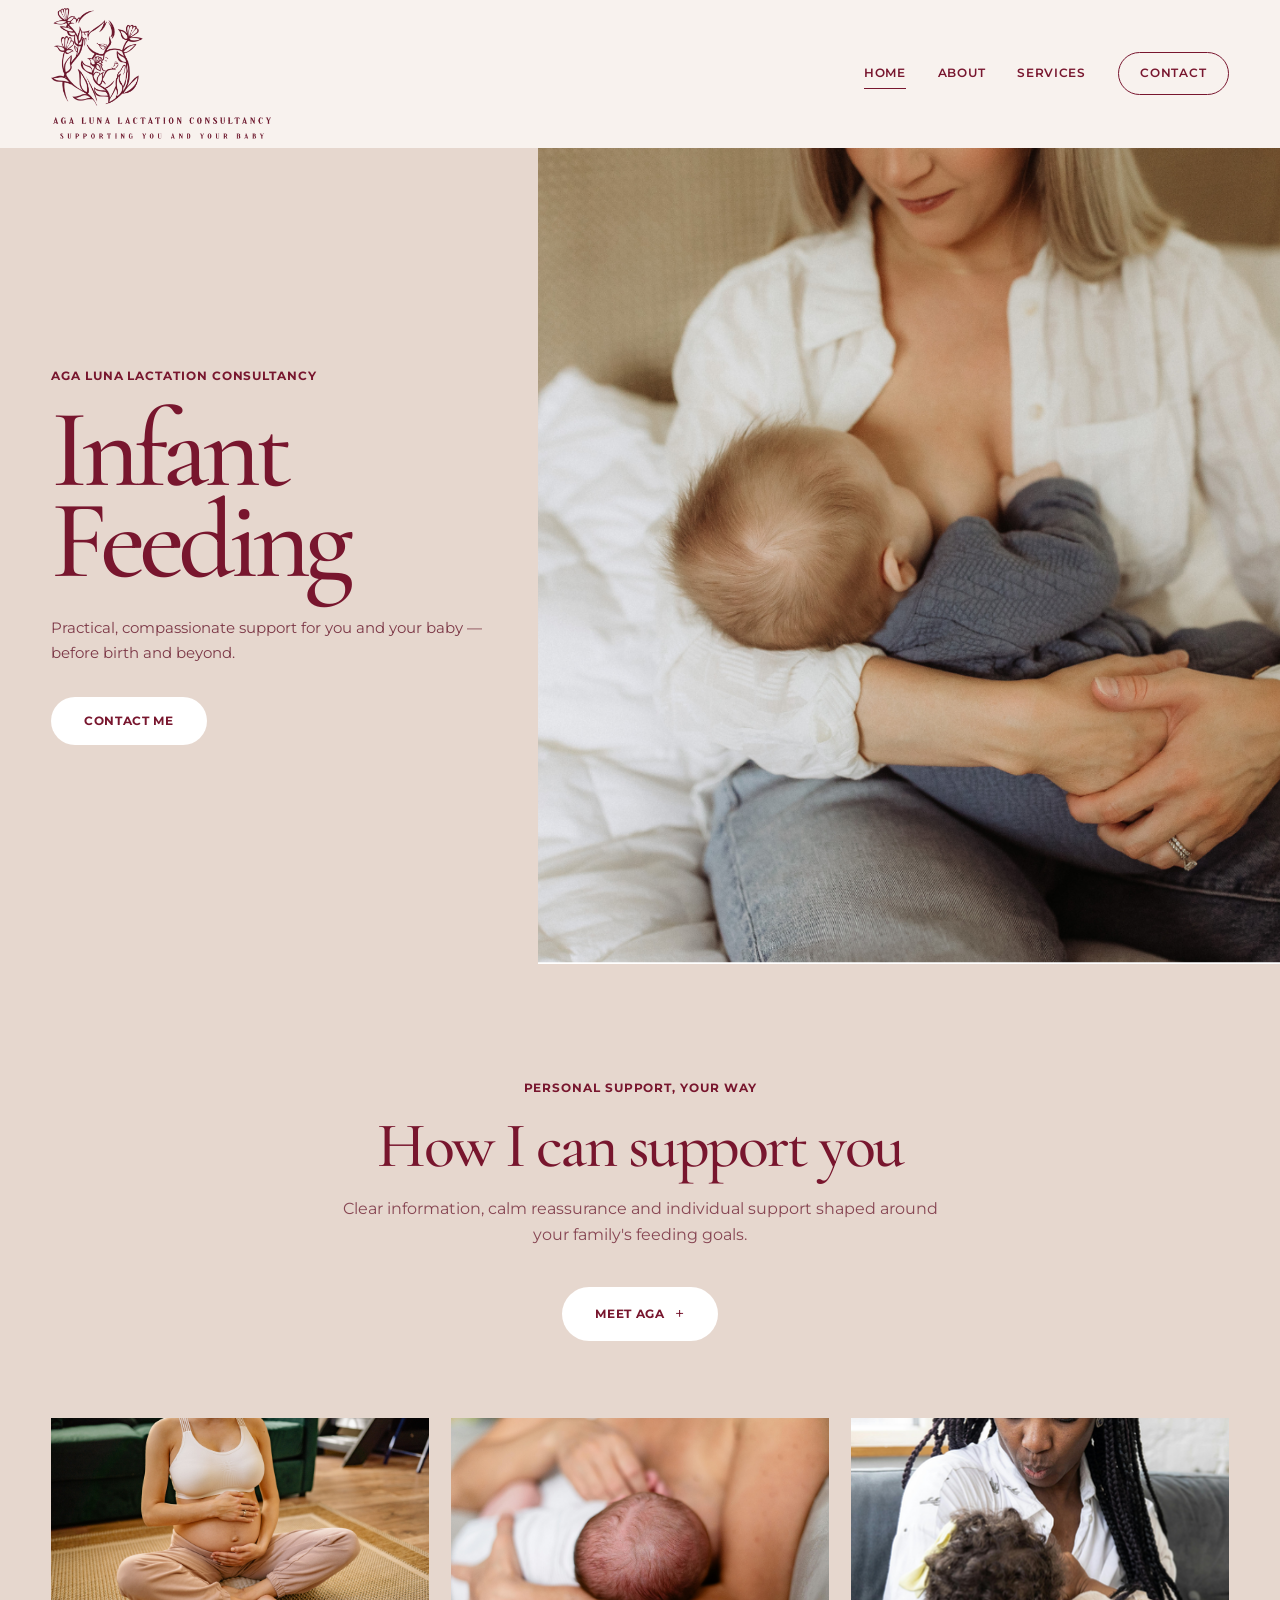
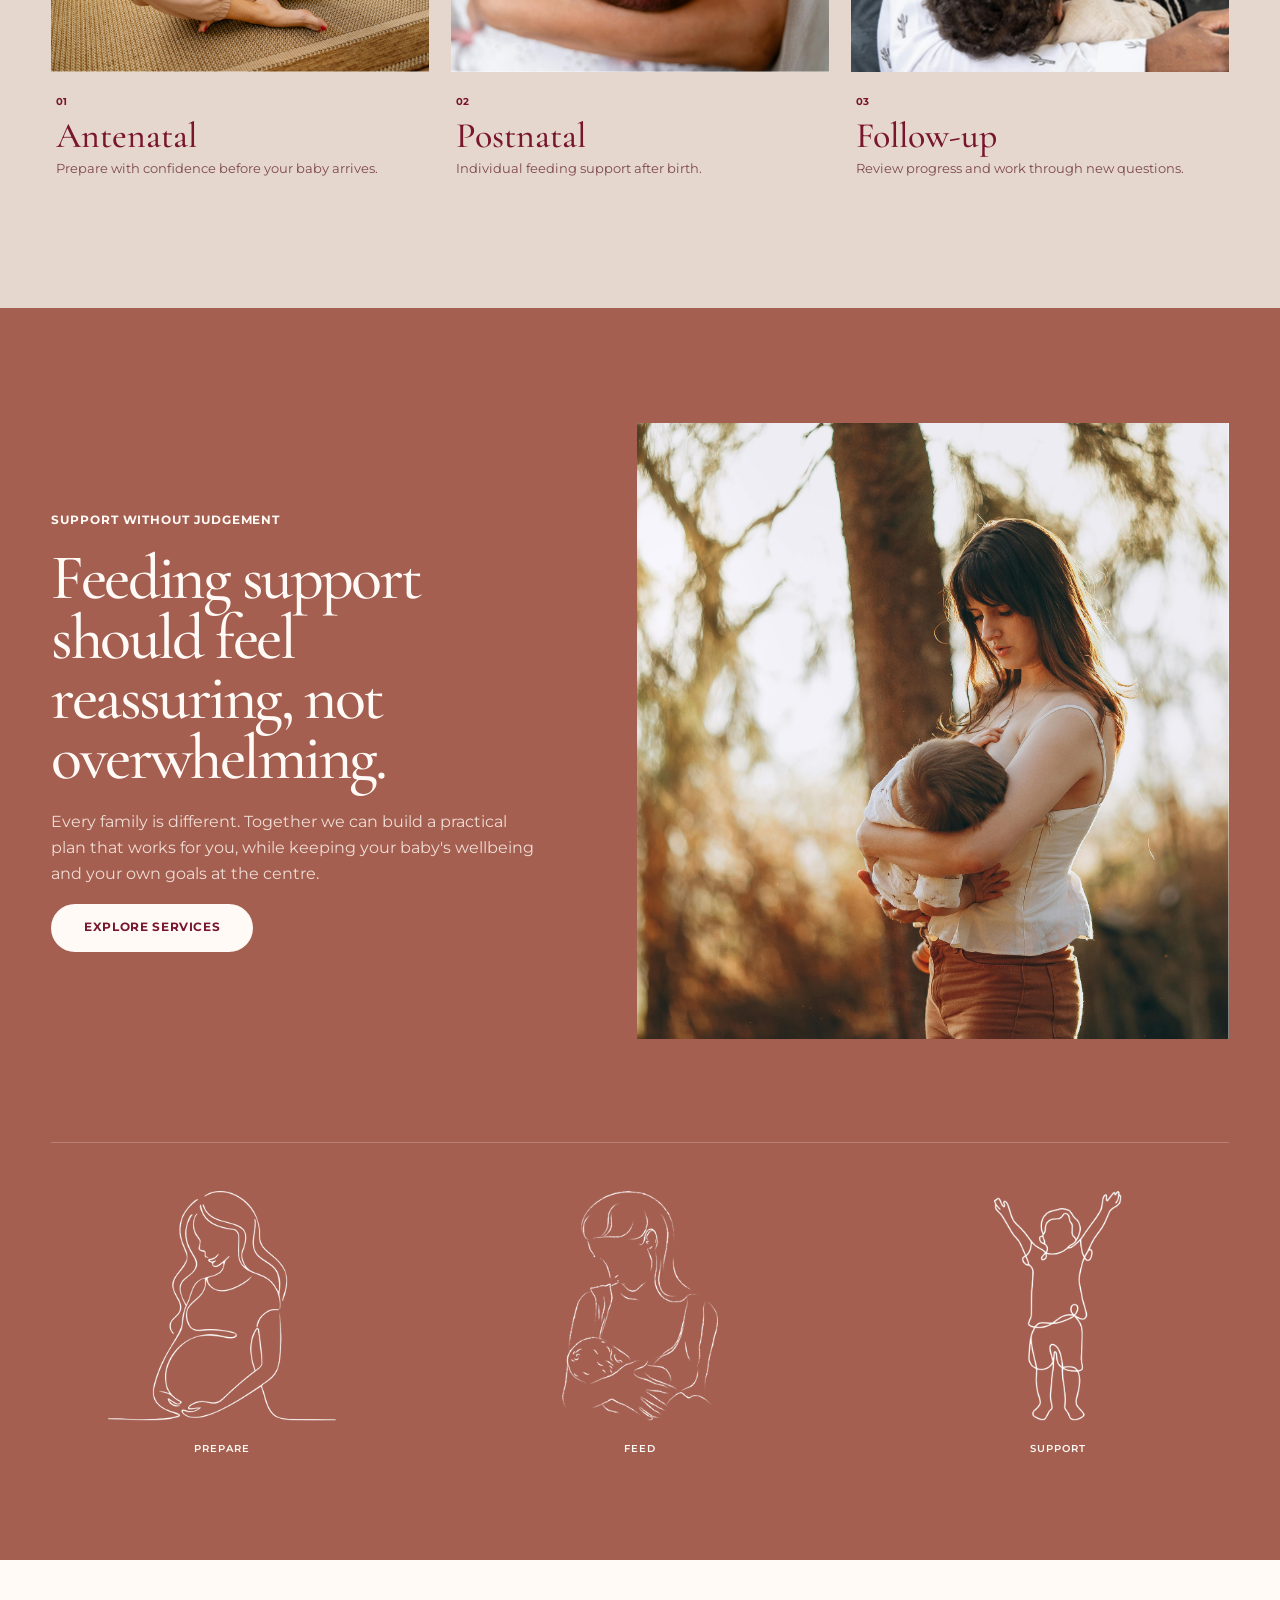
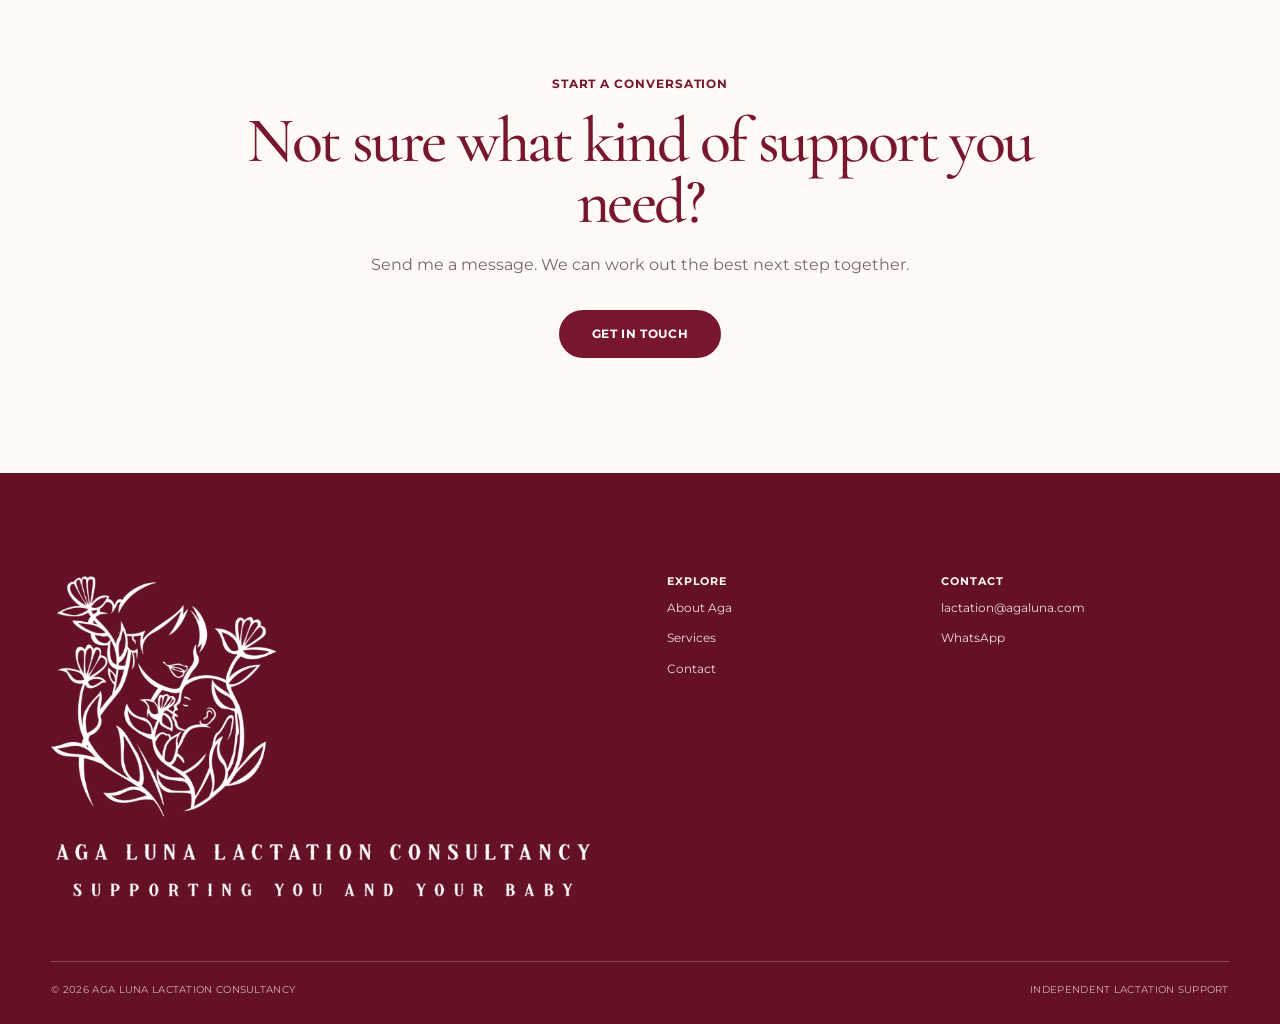
<file: index.html>
<!DOCTYPE html>
<html lang="en">

<head>
  <title>Aga Luna Lactation Consultancy</title>
  <meta name="description" content="Warm, evidence-based infant feeding and lactation support for families.">

  <meta charset="UTF-8">
  <meta name="viewport" content="width=device-width, initial-scale=1.0">
  <meta name="theme-color" content="#7a1730">
  <link rel="preconnect" href="https://fonts.googleapis.com">
  <link rel="preconnect" href="https://fonts.gstatic.com" crossorigin>
  <link
    href="https://fonts.googleapis.com/css2?family=Cormorant+Garamond:wght@400;500;600&family=Montserrat:wght@400;500;600;700&display=swap"
    rel="stylesheet">
  <link rel="stylesheet" href="assets/css/style.css">
  <!-- Favicons -->
  <link rel="icon" type="image/png" sizes="96x96" href="favicon-96x96.png">
  <link rel="icon" type="image/svg+xml" href="favicon.svg">
  <link rel="shortcut icon" href="favicon.ico">
  <link rel="apple-touch-icon" href="apple-touch-icon.png">
  <link rel="manifest" href="site.webmanifest">
  <script src="assets/js/script.js" defer></script>

</head>

<body data-page="home">

  <a class="skip-link" href="#main">Skip to content</a>

  <header class="site-header" data-header>
    <div class="shell header-inner">
      <a class="brand brand-logo" href="index.html" aria-label="Aga Luna Lactation Consultancy home">
        <img src="assets/images/al-logo-maroon.png" alt="Aga Luna Lactation Consultancy – Supporting you and your baby">
      </a>

      <button class="nav-toggle" type="button" aria-expanded="false" aria-controls="primary-nav" aria-label="Open menu">
        <span></span><span></span>
      </button>

      <nav class="primary-nav" id="primary-nav" aria-label="Main navigation">
        <a href="index.html" data-nav="home">Home</a>
        <a href="about.html" data-nav="about">About</a>
        <a href="services.html" data-nav="services">Services</a>
        <a href="contact.html" class="nav-button" data-nav="contact">Contact</a>
      </nav>
    </div>
  </header>


  <main id="main">
    <section class="hero hero-home">
      <div class="hero-copy reveal">
        <div class="hero-copy-inner">
          <p class="eyebrow">Aga Luna Lactation Consultancy</p>
          <h1>Infant<br>Feeding</h1>
          <p class="hero-intro">Practical, compassionate support for you and your baby — before birth and beyond.</p>
          <a class="pill pill-light" href="contact.html">Contact me</a>
        </div>
      </div>

      <div class="hero-image media-frame media-home" role="img" aria-label="Parent holding a baby">

      </div>
    </section>

    <section class="section services-preview">
      <div class="shell">
        <header class="section-title centred reveal">
          <p class="eyebrow">Personal support, your way</p>
          <h2>How I can support you</h2>
          <p>Clear information, calm reassurance and individual support shaped around your family's feeding goals.</p>
        </header>

        <div class="about-reveal-wrap reveal">
          <button class="pill pill-white accordion-trigger" type="button" aria-expanded="false"
            aria-controls="home-about">
            <span>Meet Aga</span>
            <span class="accordion-symbol" aria-hidden="true">+</span>
          </button>

          <div class="home-about" id="home-about" hidden>
            <div class="home-about-grid">
              <div>
                <p class="eyebrow">About me</p>
                <h3>Experienced care, delivered personally.</h3>
              </div>
              <div>
                <p>I’m Aga, an International Board Certified Lactation Consultant and neonatal nurse. I support families
                  with evidence-based information, practical feeding guidance and an approach that respects your
                  individual choices.</p>
                <a class="text-link" href="about.html">Read more about Aga <span>→</span></a>
              </div>
            </div>
          </div>
        </div>

        <div class="service-image-grid">
          <a class="service-tile reveal" href="services.html#antenatal">
            <div class="media-frame media-card media-antenatal">
            </div>
            <div class="service-tile-copy">
              <span class="service-number">01</span>
              <h3>Antenatal</h3>
              <p>Prepare with confidence before your baby arrives.</p>
            </div>
          </a>

          <a class="service-tile reveal" href="services.html#postnatal">
            <div class="media-frame media-card media-postnatal">
            </div>
            <div class="service-tile-copy">
              <span class="service-number">02</span>
              <h3>Postnatal</h3>
              <p>Individual feeding support after birth.</p>
            </div>
          </a>

          <a class="service-tile reveal" href="services.html#follow-up">
            <div class="media-frame media-card media-followup">
            </div>
            <div class="service-tile-copy">
              <span class="service-number">03</span>
              <h3>Follow-up</h3>
              <p>Review progress and work through new questions.</p>
            </div>
          </a>
        </div>
      </div>
    </section>

    <section class="feature-band">
      <div class="shell feature-grid">
        <div class="feature-copy reveal">
          <p class="eyebrow eyebrow-light">Support without judgement</p>
          <h2>Feeding support should feel reassuring, not overwhelming.</h2>
          <p>Every family is different. Together we can build a practical plan that works for you, while keeping your
            baby's wellbeing and your own goals at the centre.</p>
          <a class="pill pill-cream" href="services.html">Explore services</a>
        </div>

        <div class="feature-image media-frame media-feature reveal">
        </div>
      </div>

      <div class="shell line-art-row" aria-hidden="true">
        <div class="line-art-item">
          <div class="line-art-image-wrap">
            <img src="assets/images/service-antenatal.png" alt="" class="line-art-image">
          </div>
          <small>Prepare</small>
        </div>

        <div class="line-art-item">
          <div class="line-art-image-wrap">
            <img src="assets/images/service-postnatal.png" alt="" class="line-art-image">
          </div>
          <small>Feed</small>
        </div>

        <div class="line-art-item">
          <div class="line-art-image-wrap">
            <img src="assets/images/service-follow-up.png" alt="" class="line-art-image">
          </div>
          <small>Support</small>
        </div>
      </div>
    </section>

    <section class="section simple-cta">
      <div class="shell simple-cta-inner reveal">
        <p class="eyebrow">Start a conversation</p>
        <h2>Not sure what kind of support you need?</h2>
        <p>Send me a message. We can work out the best next step together.</p>
        <a class="pill pill-wine" href="contact.html">Get in touch</a>
      </div>
    </section>
  </main>


  <footer class="site-footer">
    <div class="shell footer-grid">
      <div class="footer-brand">
        <a href="index.html" class="footer-logo" aria-label="Aga Luna home">
          <img src="assets/images/al-logo-white.png"
            alt="Aga Luna Lactation Consultancy – Supporting you and your baby">
        </a>
      </div>

      <div class="footer-col">
        <h3>Explore</h3>
        <a href="about.html">About Aga</a>
        <a href="services.html">Services</a>
        <a href="contact.html">Contact</a>
      </div>

      <div class="footer-col">
        <h3>Contact</h3>
        <a href="mailto:lactation@agaluna.com">lactation@agaluna.com</a>
        <a href="https://wa.me/447851982560">WhatsApp</a>
      </div>
    </div>

    <div class="shell footer-base">
      <span>© <span data-year></span> Aga Luna Lactation Consultancy</span>
      <span>Independent lactation support</span>
    </div>
  </footer>

</body>

</html>
</file>
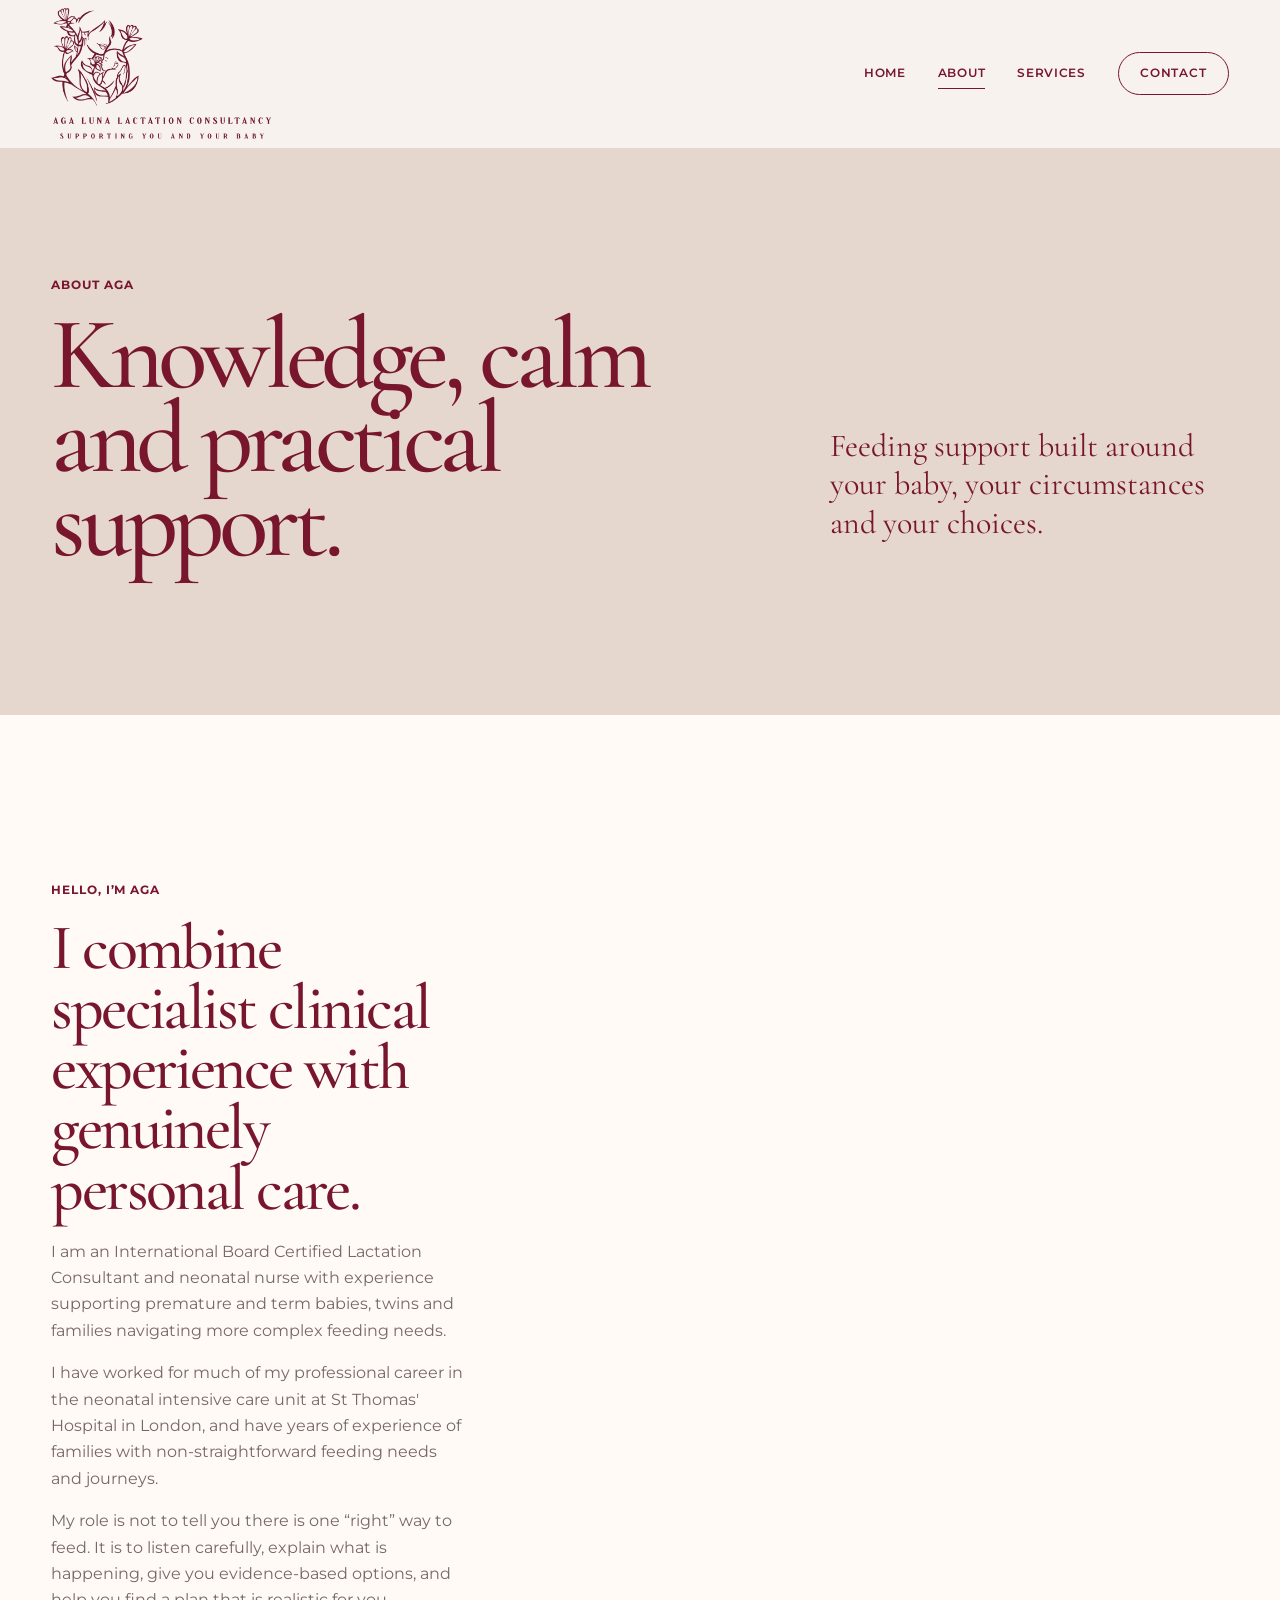
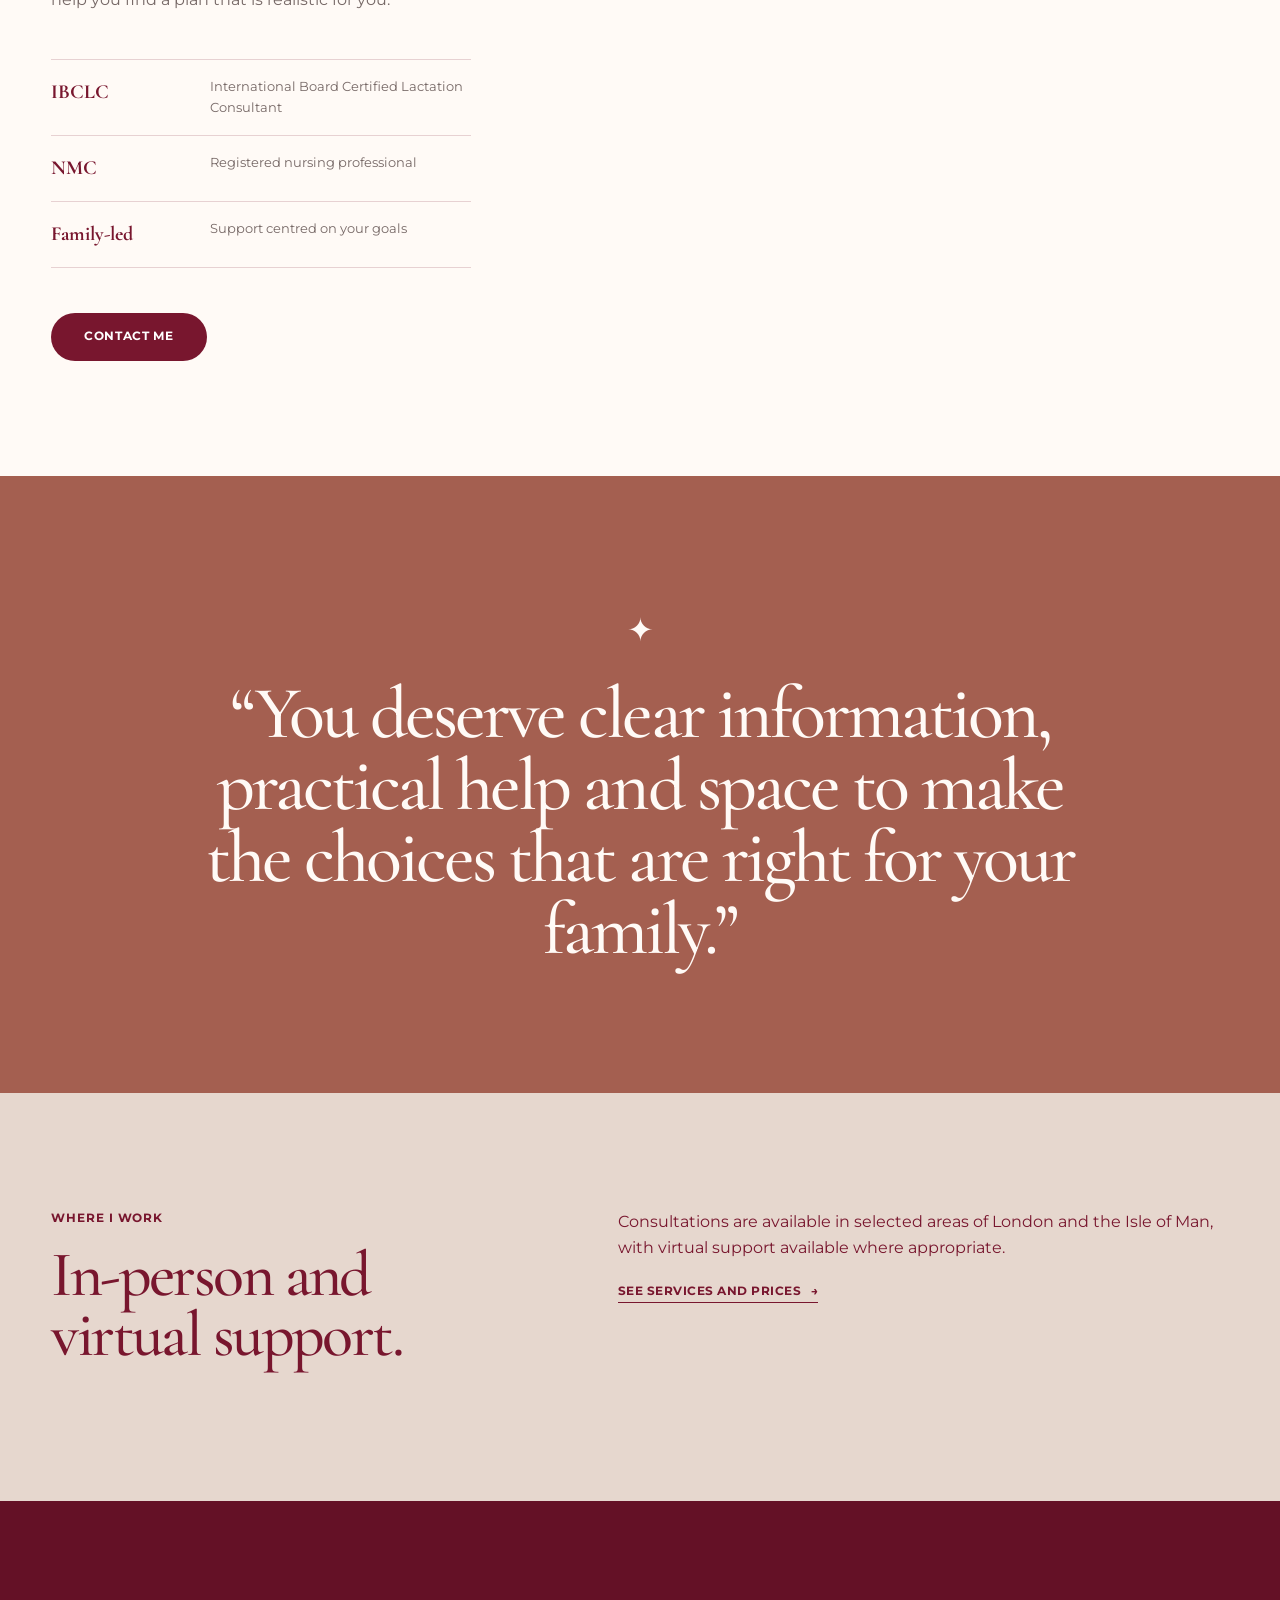
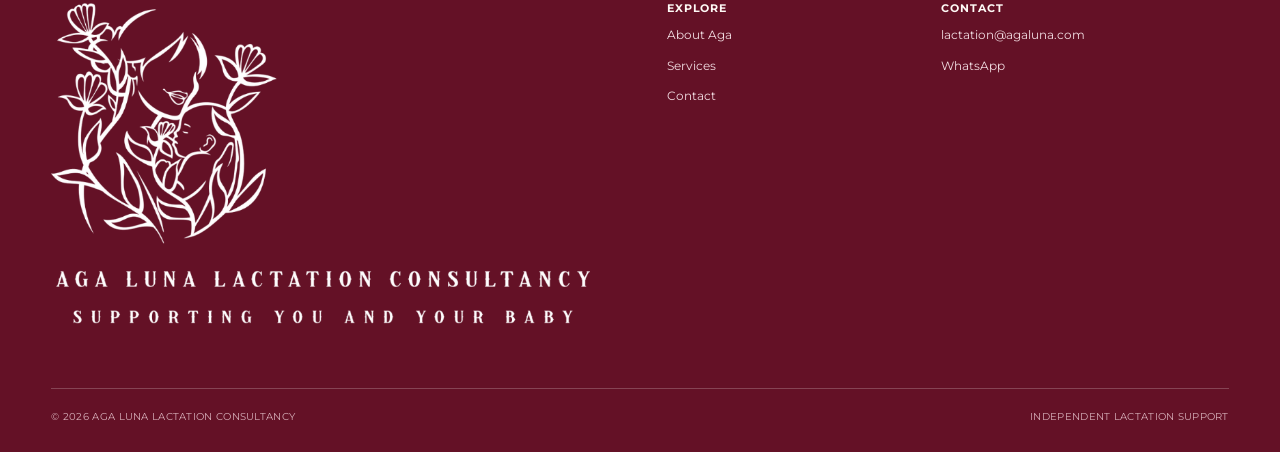
<file: about.html>
<!DOCTYPE html>
<html lang="en">

<head>
  <title>About Aga | Aga Luna Lactation Consultancy</title>
  <meta name="description"
    content="Meet Aga, an IBCLC and neonatal nurse offering supportive, evidence-based lactation care.">

  <meta charset="UTF-8">
  <meta name="viewport" content="width=device-width, initial-scale=1.0">
  <meta name="theme-color" content="#7a1730">
  <link rel="preconnect" href="https://fonts.googleapis.com">
  <link rel="preconnect" href="https://fonts.gstatic.com" crossorigin>
  <link
    href="https://fonts.googleapis.com/css2?family=Cormorant+Garamond:wght@400;500;600&family=Montserrat:wght@400;500;600;700&display=swap"
    rel="stylesheet">
  <link rel="stylesheet" href="assets/css/style.css">
  <!-- Favicons -->
  <link rel="icon" type="image/png" sizes="96x96" href="favicon-96x96.png">
  <link rel="icon" type="image/svg+xml" href="favicon.svg">
  <link rel="shortcut icon" href="favicon.ico">
  <link rel="apple-touch-icon" href="apple-touch-icon.png">
  <link rel="manifest" href="site.webmanifest">
  <script src="assets/js/script.js" defer></script>

</head>

<body data-page="about">

  <a class="skip-link" href="#main">Skip to content</a>

  <header class="site-header" data-header>
    <div class="shell header-inner">
      <a class="brand brand-logo" href="index.html" aria-label="Aga Luna Lactation Consultancy home">
        <img src="assets/images/al-logo-maroon.png" alt="Aga Luna Lactation Consultancy – Supporting you and your baby">
      </a>

      <button class="nav-toggle" type="button" aria-expanded="false" aria-controls="primary-nav" aria-label="Open menu">
        <span></span><span></span>
      </button>

      <nav class="primary-nav" id="primary-nav" aria-label="Main navigation">
        <a href="index.html" data-nav="home">Home</a>
        <a href="about.html" data-nav="about">About</a>
        <a href="services.html" data-nav="services">Services</a>
        <a href="contact.html" class="nav-button" data-nav="contact">Contact</a>
      </nav>
    </div>
  </header>


  <main id="main">
    <section class="editorial-hero">
      <div class="shell editorial-hero-grid">
        <div class="editorial-title reveal">
          <p class="eyebrow">About Aga</p>
          <h1>Knowledge, calm and practical support.</h1>
        </div>
        <div class="editorial-side reveal">
          <p class="large-copy">Feeding support built around your baby, your circumstances and your choices.</p>
        </div>
      </div>
    </section>

    <section class="section about-story">
      <div class="shell story-grid">
        <!-- <div class="media-frame media-portrait reveal">
  <span class="image-note">aga-portrait.jpg</span>
</div> -->

        <article class="story-copy reveal">
          <p class="eyebrow">Hello, I’m Aga</p>
          <h2>I combine specialist clinical experience with genuinely personal care.</h2>
          <p>I am an International Board Certified Lactation Consultant and neonatal nurse with experience supporting
            premature and term babies, twins and families navigating more complex feeding needs.</p>
          <p>I have worked for much of my professional career in the neonatal intensive care unit at St Thomas' Hospital
            in London, and have years of experience of families with non-straightforward feeding needs and journeys.</p>
          <p>My role is not to tell you there is one “right” way to feed. It is to listen carefully, explain what is
            happening, give you evidence-based options, and help you find a plan that is realistic for you.</p>

          <div class="credential-grid">
            <div><strong>IBCLC</strong><span>International Board Certified Lactation Consultant</span></div>
            <div><strong>NMC</strong><span>Registered nursing professional</span></div>
            <div><strong>Family-led</strong><span>Support centred on your goals</span></div>
          </div>

          <a class="pill pill-wine" href="contact.html">Contact me</a>
        </article>
      </div>
    </section>

    <section class="quote-band">
      <div class="shell quote-inner reveal">
        <span class="sparkle" aria-hidden="true">✦</span>
        <blockquote>“You deserve clear information, practical help and space to make the choices that are right for your
          family.”</blockquote>
      </div>
    </section>

    <section class="section location-section">
      <div class="shell editorial-split">
        <div class="reveal">
          <p class="eyebrow">Where I work</p>
          <h2>In-person and virtual support.</h2>
        </div>
        <div class="reveal">
          <p>Consultations are available in selected areas of London and the Isle of Man, with virtual support available
            where appropriate.</p>
          <a class="text-link" href="services.html">See services and prices <span>→</span></a>
        </div>
      </div>
    </section>
  </main>


  <footer class="site-footer">
    <div class="shell footer-grid">
      <div class="footer-brand">
        <a href="index.html" class="footer-logo" aria-label="Aga Luna home">
          <img src="assets/images/al-logo-white.png"
            alt="Aga Luna Lactation Consultancy – Supporting you and your baby">
        </a>
      </div>

      <div class="footer-col">
        <h3>Explore</h3>
        <a href="about.html">About Aga</a>
        <a href="services.html">Services</a>
        <a href="contact.html">Contact</a>
      </div>

      <div class="footer-col">
        <h3>Contact</h3>
        <a href="mailto:lactation@agaluna.com">lactation@agaluna.com</a>
        <a href="https://wa.me/447851982560">WhatsApp</a>
      </div>
    </div>

    <div class="shell footer-base">
      <span>© <span data-year></span> Aga Luna Lactation Consultancy</span>
      <span>Independent lactation support</span>
    </div>
  </footer>

</body>

</html>
</file>
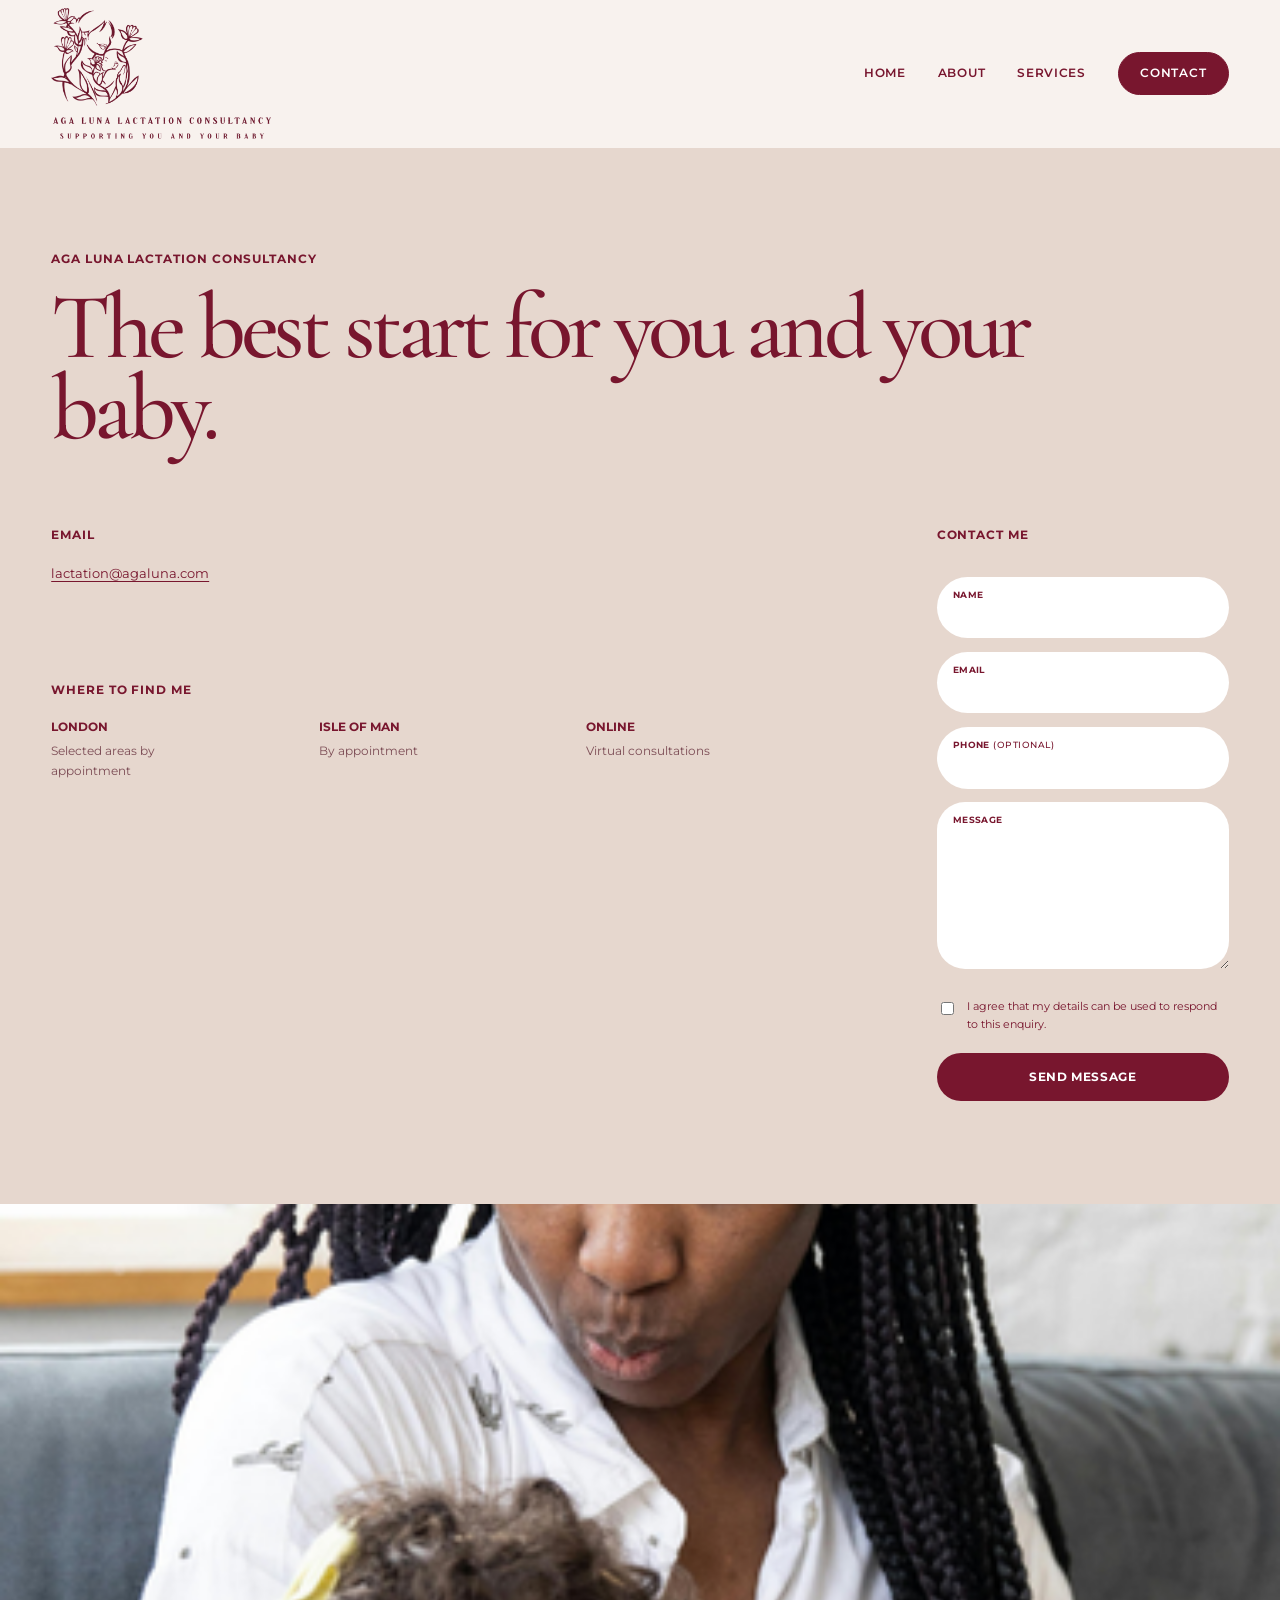
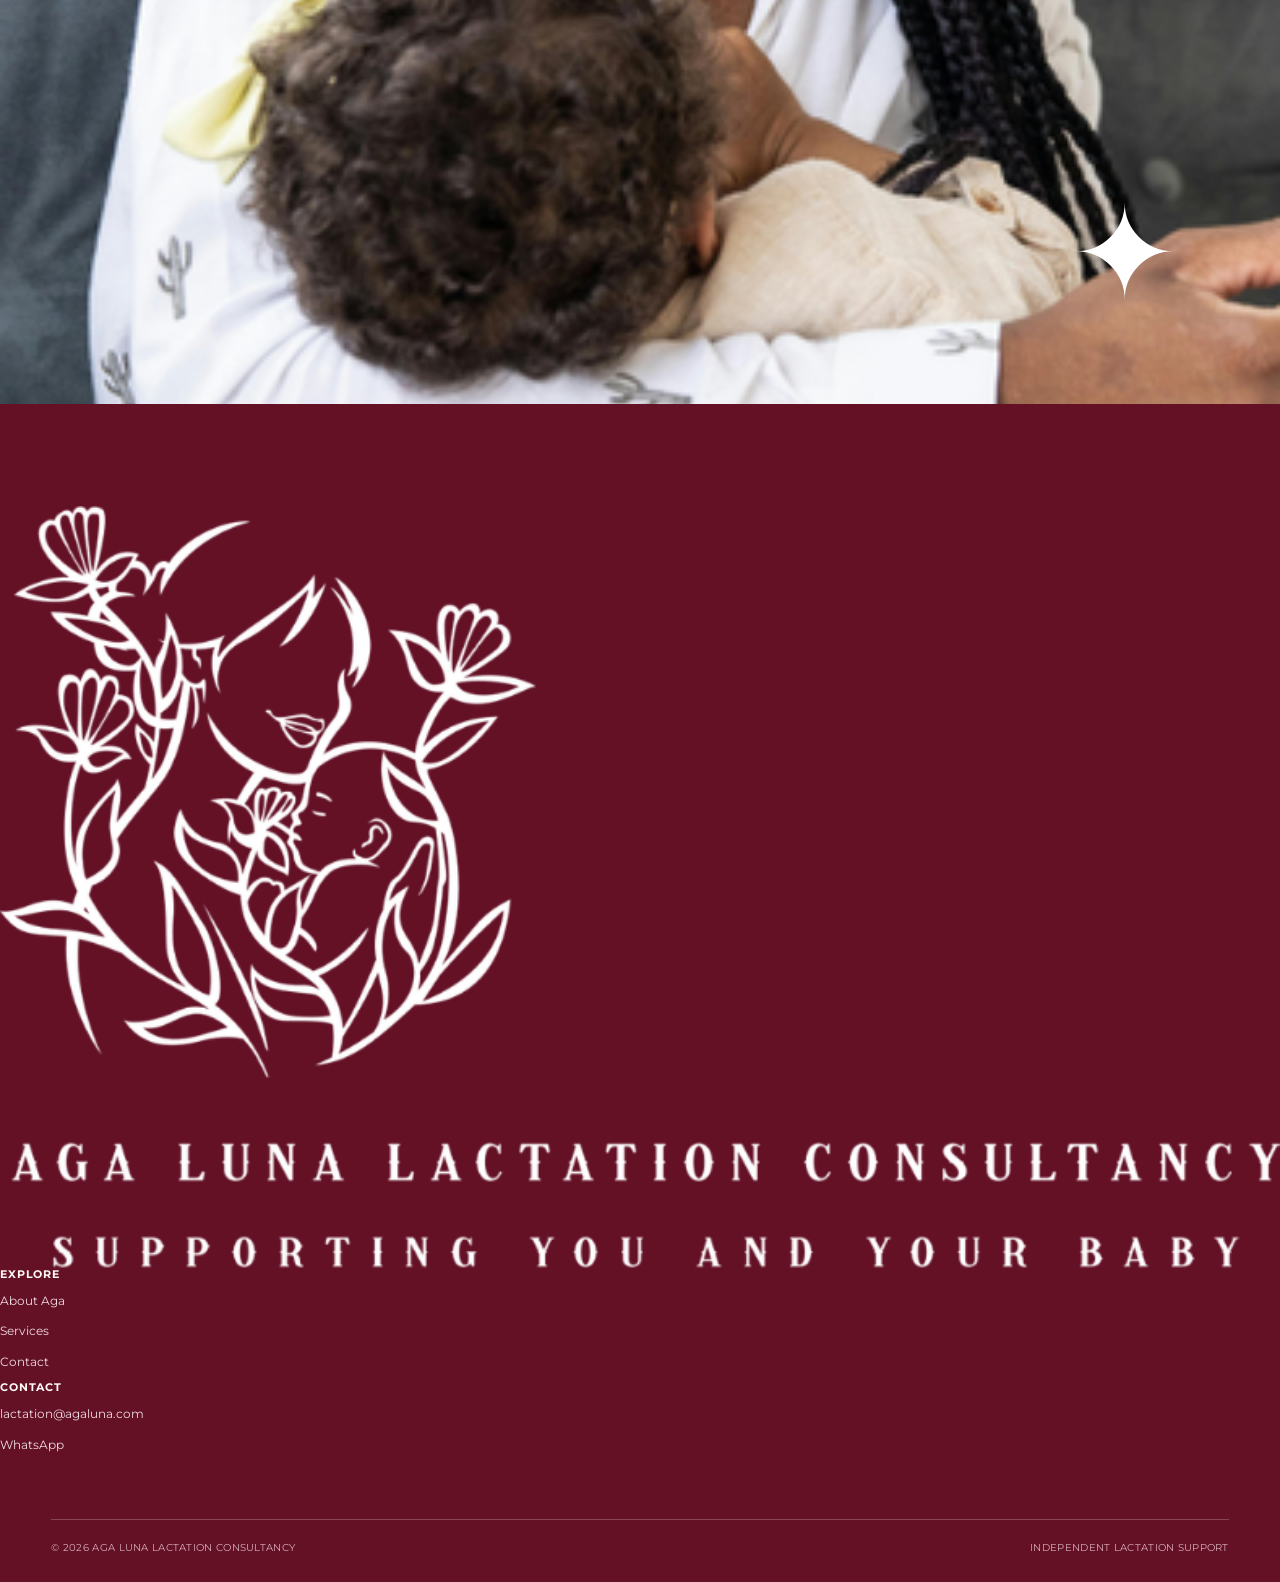
<file: contact.html>
<!DOCTYPE html>
<html lang="en">

<head>
  <title>Contact | Aga Luna Lactation Consultancy</title>
  <meta name="description" content="Contact Aga Luna Lactation Consultancy to ask a question or arrange support.">

  <meta charset="UTF-8">
  <meta name="viewport" content="width=device-width, initial-scale=1.0">
  <meta name="theme-color" content="#7a1730">
  <link rel="preconnect" href="https://fonts.googleapis.com">
  <link rel="preconnect" href="https://fonts.gstatic.com" crossorigin>
  <link
    href="https://fonts.googleapis.com/css2?family=Cormorant+Garamond:wght@400;500;600&family=Montserrat:wght@400;500;600;700&display=swap"
    rel="stylesheet">
  <link rel="stylesheet" href="assets/css/style.css">
  <!-- Favicons -->
  <link rel="icon" type="image/png" sizes="96x96" href="favicon-96x96.png">
  <link rel="icon" type="image/svg+xml" href="favicon.svg">
  <link rel="shortcut icon" href="favicon.ico">
  <link rel="apple-touch-icon" href="apple-touch-icon.png">
  <link rel="manifest" href="site.webmanifest">
  <script src="assets/js/script.js" defer></script>

</head>

<body data-page="contact">

  <a class="skip-link" href="#main">Skip to content</a>

  <header class="site-header" data-header>
    <div class="shell header-inner">
      <a class="brand brand-logo" href="index.html" aria-label="Aga Luna Lactation Consultancy home">
        <img src="assets/images/al-logo-maroon.png" alt="Aga Luna Lactation Consultancy – Supporting you and your baby">
      </a>

      <button class="nav-toggle" type="button" aria-expanded="false" aria-controls="primary-nav" aria-label="Open menu">
        <span></span><span></span>
      </button>

      <nav class="primary-nav" id="primary-nav" aria-label="Main navigation">
        <a href="index.html" data-nav="home">Home</a>
        <a href="about.html" data-nav="about">About</a>
        <a href="services.html" data-nav="services">Services</a>
        <a href="contact.html" class="nav-button" data-nav="contact">Contact</a>
      </nav>
    </div>
  </header>


  <main id="main">
    <section class="contact-top">
      <div class="shell contact-heading reveal">
        <p class="eyebrow">Aga Luna Lactation Consultancy</p>
        <h1>The best start for you and your baby.</h1>
      </div>

      <div class="shell contact-layout">
        <div class="contact-details reveal">
          <div>
            <p class="small-heading">Email</p>
            <a href="mailto:lactation@agaluna.com">lactation@agaluna.com</a>
          </div>

          <div class="contact-locations">
            <p class="small-heading">Where to find me</p>
            <div class="location-grid">
              <div><strong>London</strong><span>Selected areas by appointment</span></div>
              <div><strong>Isle of Man</strong><span>By appointment</span></div>
              <div><strong>Online</strong><span>Virtual consultations</span></div>
            </div>
          </div>
        </div>

        <form class="editorial-form reveal" action="https://formspree.io/f/xeaojbkg" method="POST">
          <p class="small-heading">Contact me</p>

          <label>
            <span>Name</span>
            <input type="text" name="name" autocomplete="name" required>
          </label>

          <label>
            <span>Email</span>
            <input type="email" name="email" autocomplete="email" required>
          </label>

          <label>
            <span>Phone <small>(optional)</small></span>
            <input type="tel" name="phone" autocomplete="tel">
          </label>

          <label>
            <span>Message</span>
            <textarea name="message" rows="5" required></textarea>
          </label>

          <label class="checkbox-line">
            <input type="checkbox" required name="privacy_consent">
            <span>I agree that my details can be used to respond to this enquiry.</span>
          </label>

          <input class="honeypot" type="text" name="_gotcha" tabindex="-1" autocomplete="off" aria-hidden="true">

          <button class="pill pill-wine" type="submit">Send message</button>

        </form>
      </div>
    </section>

    <section class="contact-photo media-frame media-contact" role="img" aria-label="Parent feeding a baby">
      <span class="photo-sparkle" aria-hidden="true">✦</span>
    </section>
  </main>


  <footer class="site-footer">
    <d<div class="footer-brand">
      <a href="index.html" class="footer-logo" aria-label="Aga Luna home">
        <img src="assets/images/al-logo-white.png" alt="Aga Luna Lactation Consultancy – Supporting you and your baby">
      </a>
      </div>

      <div class="footer-col">
        <h3>Explore</h3>
        <a href="about.html">About Aga</a>
        <a href="services.html">Services</a>
        <a href="contact.html">Contact</a>
      </div>

      <div class="footer-col">
        <h3>Contact</h3>
        <a href="mailto:lactation@agaluna.com">lactation@agaluna.com</a>
        <a href="https://wa.me/447851982560">WhatsApp</a>
      </div>
      </div>

      <div class="shell footer-base">
        <span>© <span data-year></span> Aga Luna Lactation Consultancy</span>
        <span>Independent lactation support</span>
      </div>
  </footer>

</body>

</html>
</file>
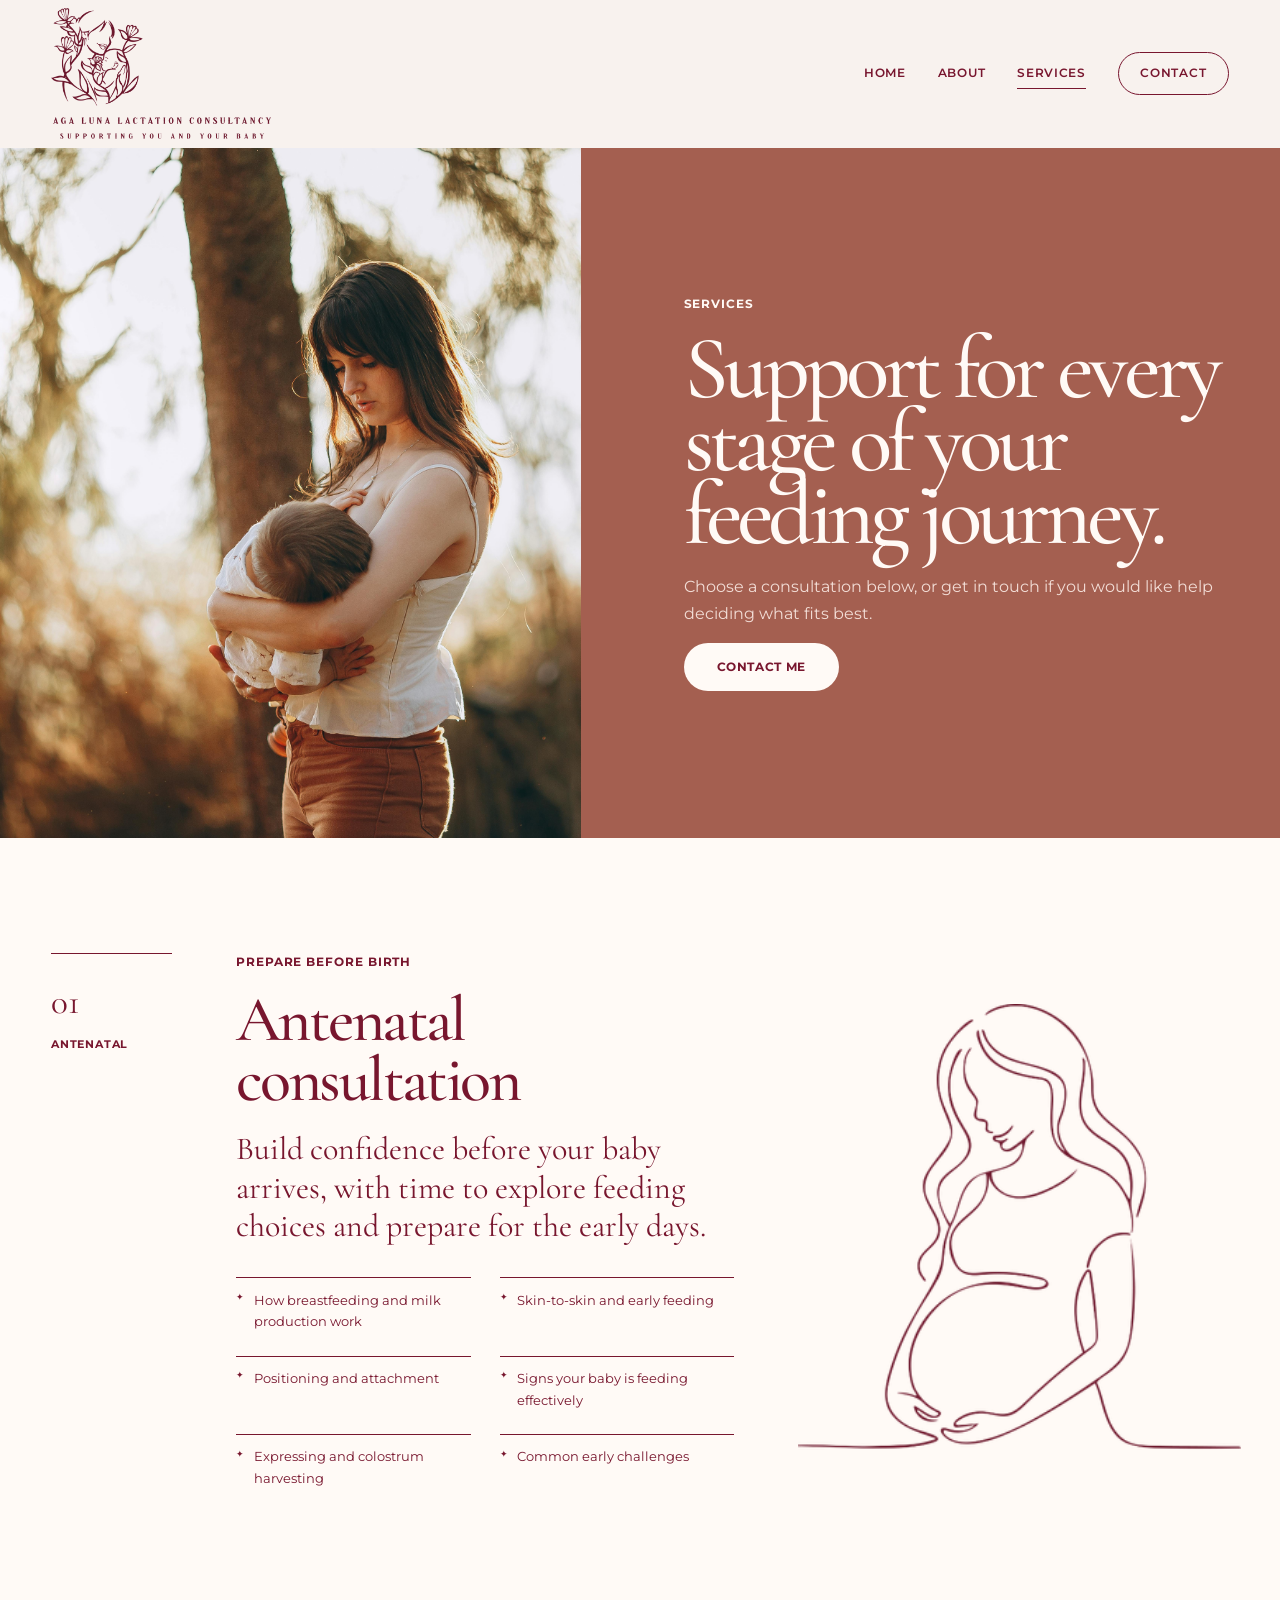
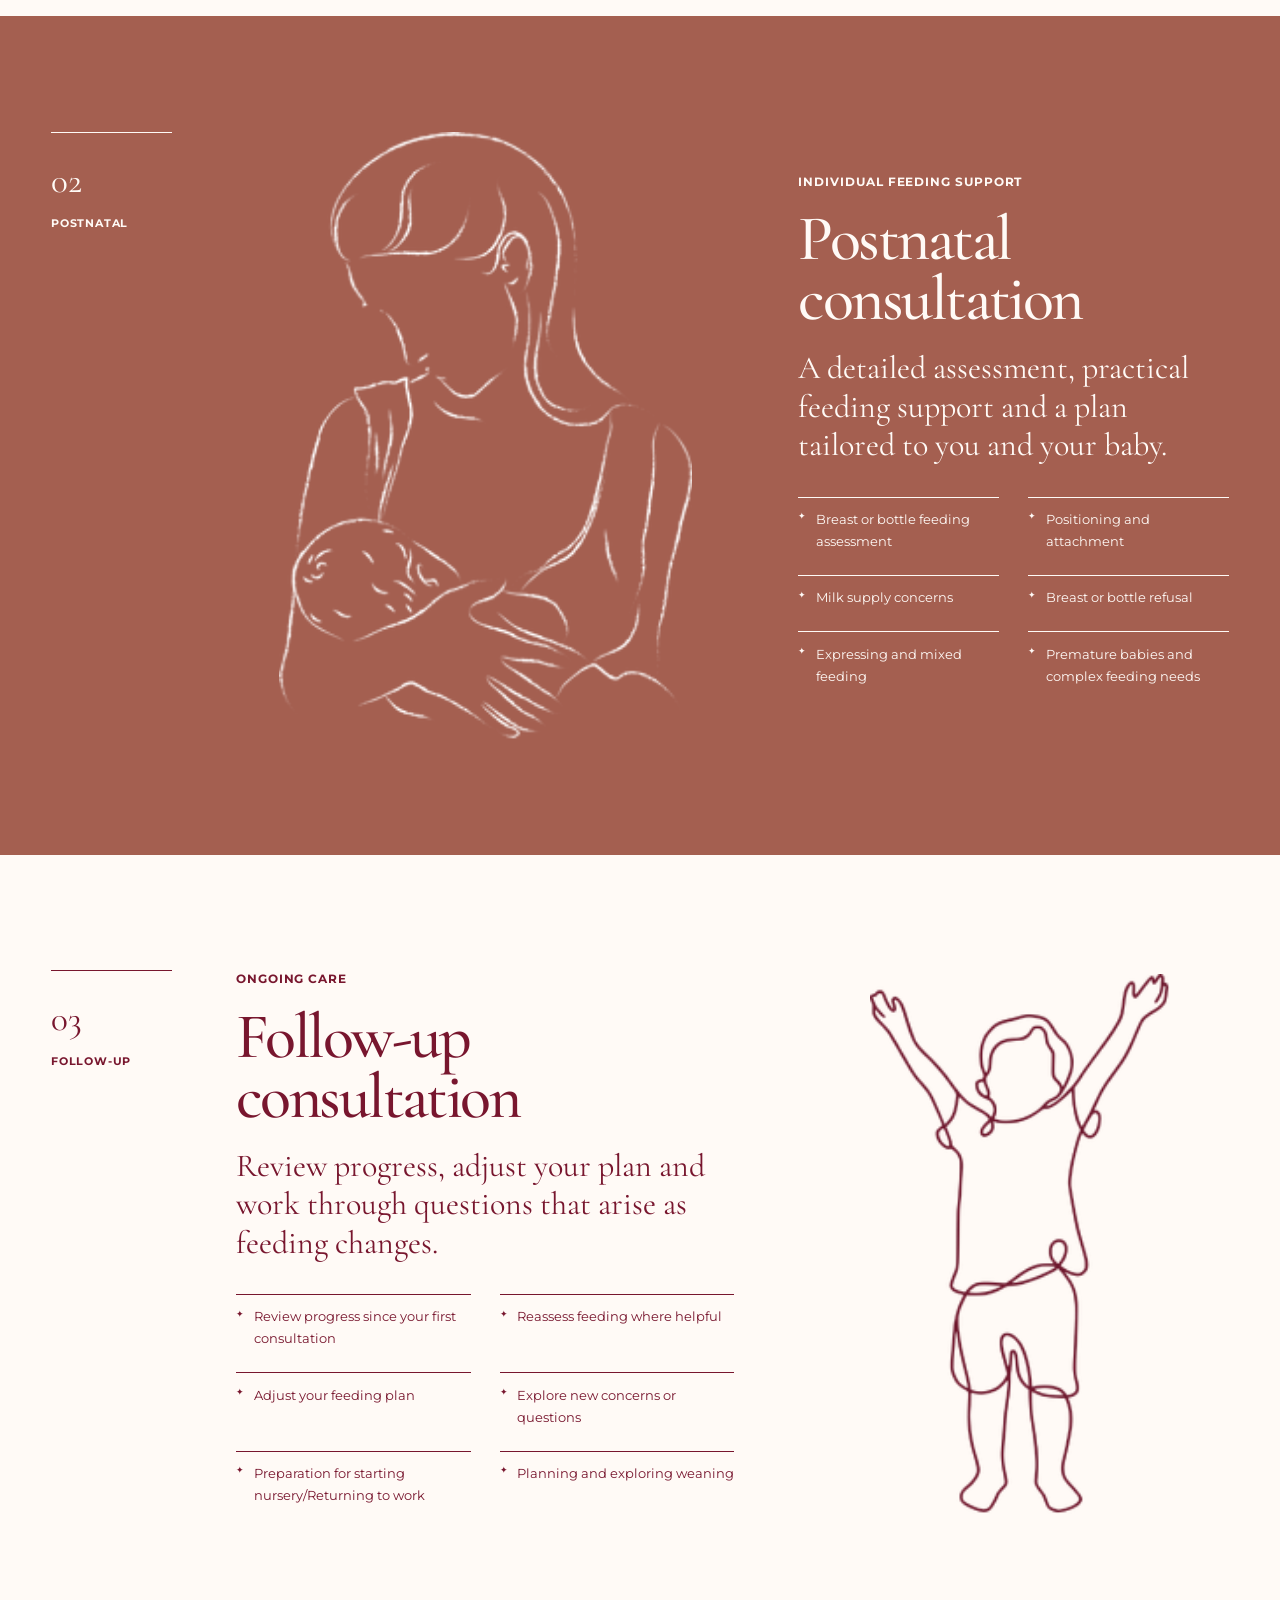
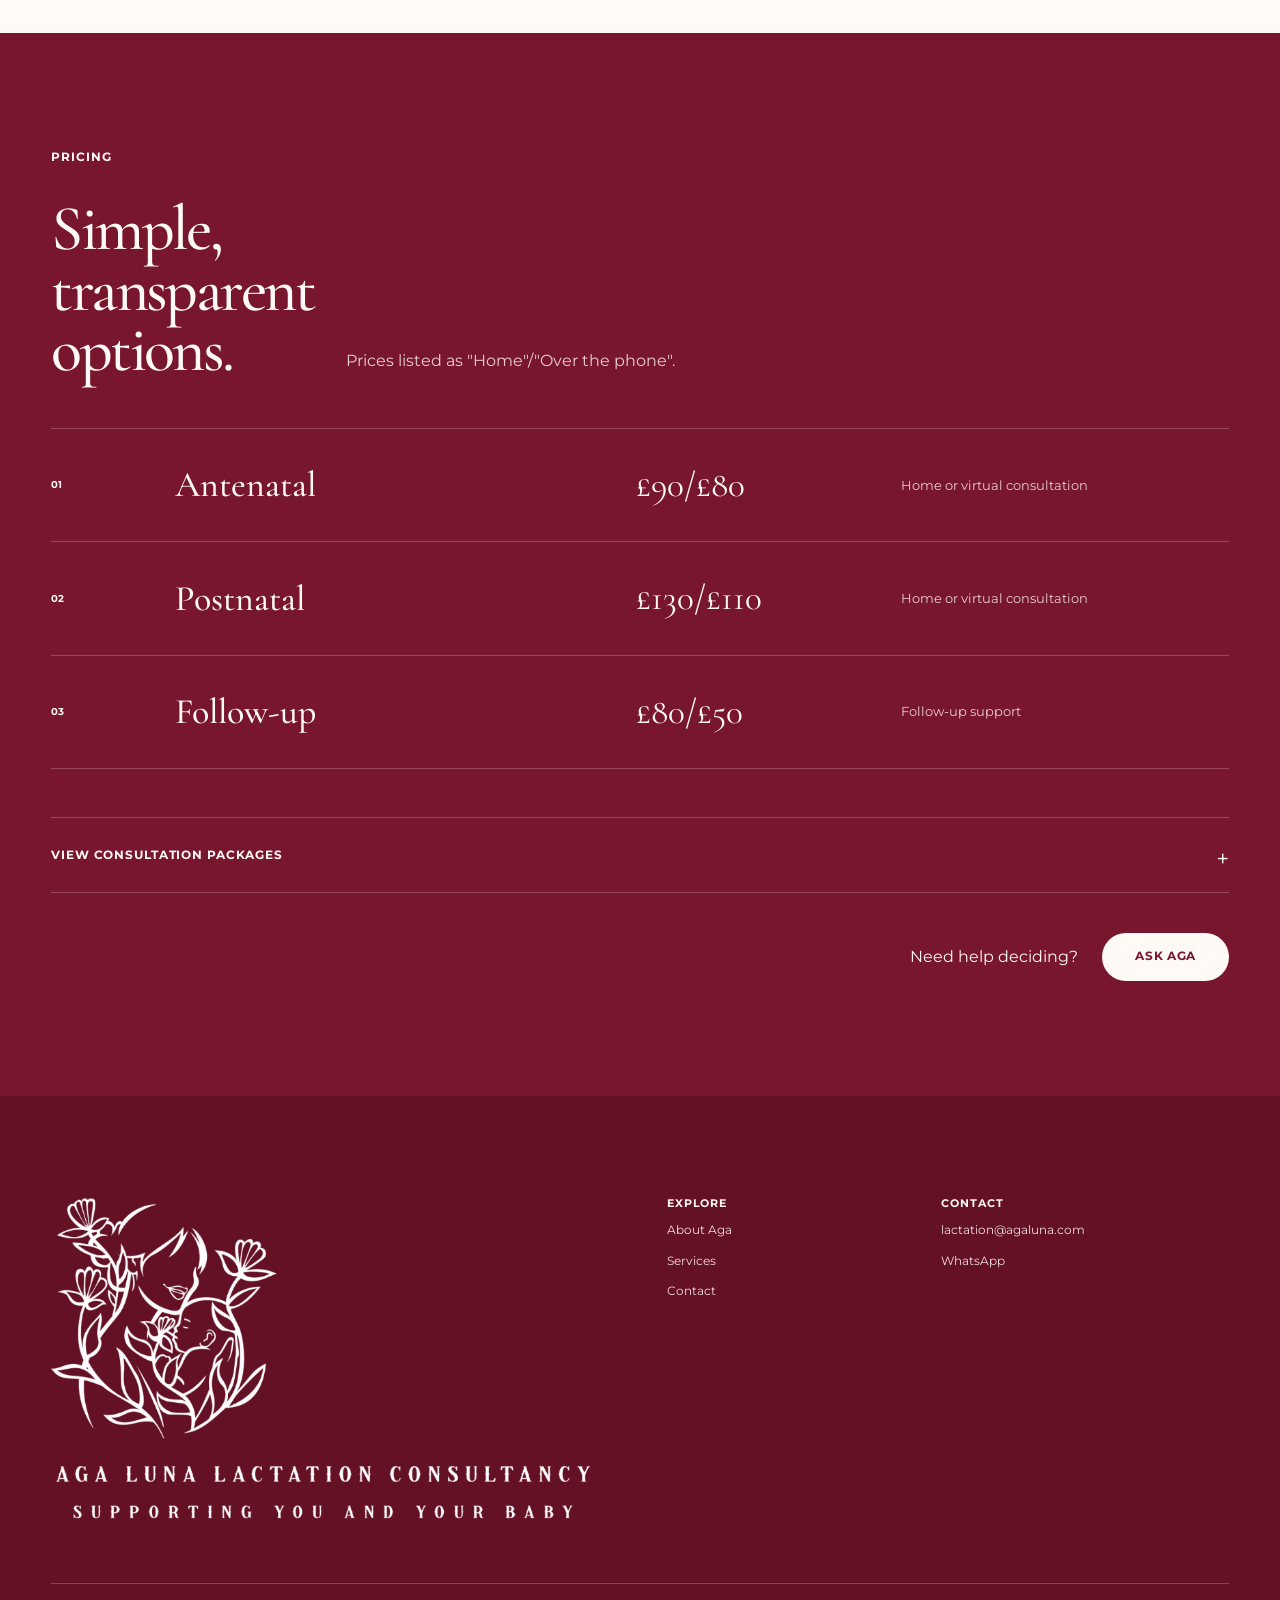
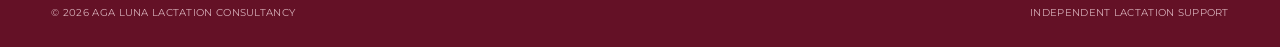
<file: services.html>
<!DOCTYPE html>
<html lang="en">

<head>
  <title>Services | Aga Luna Lactation Consultancy</title>
  <meta name="description" content="Antenatal, postnatal and follow-up lactation consultations with Aga Luna.">

  <meta charset="UTF-8">
  <meta name="viewport" content="width=device-width, initial-scale=1.0">
  <meta name="theme-color" content="#7a1730">
  <link rel="preconnect" href="https://fonts.googleapis.com">
  <link rel="preconnect" href="https://fonts.gstatic.com" crossorigin>
  <link
    href="https://fonts.googleapis.com/css2?family=Cormorant+Garamond:wght@400;500;600&family=Montserrat:wght@400;500;600;700&display=swap"
    rel="stylesheet">
  <link rel="stylesheet" href="assets/css/style.css">
  <!-- Favicons -->
  <link rel="icon" type="image/png" sizes="96x96" href="favicon-96x96.png">
  <link rel="icon" type="image/svg+xml" href="favicon.svg">
  <link rel="shortcut icon" href="favicon.ico">
  <link rel="apple-touch-icon" href="apple-touch-icon.png">
  <link rel="manifest" href="site.webmanifest">
  <script src="assets/js/script.js" defer></script>

</head>

<body data-page="services">

  <a class="skip-link" href="#main">Skip to content</a>

  <header class="site-header" data-header>
    <div class="shell header-inner">
      <a class="brand brand-logo" href="index.html" aria-label="Aga Luna Lactation Consultancy home">
        <img src="assets/images/al-logo-maroon.png" alt="Aga Luna Lactation Consultancy – Supporting you and your baby">
      </a>

      <button class="nav-toggle" type="button" aria-expanded="false" aria-controls="primary-nav" aria-label="Open menu">
        <span></span><span></span>
      </button>

      <nav class="primary-nav" id="primary-nav" aria-label="Main navigation">
        <a href="index.html" data-nav="home">Home</a>
        <a href="about.html" data-nav="about">About</a>
        <a href="services.html" data-nav="services">Services</a>
        <a href="contact.html" class="nav-button" data-nav="contact">Contact</a>
      </nav>
    </div>
  </header>


  <main id="main">
    <section class="services-hero">
      <div class="shell services-hero-grid">
        <div class="services-hero-image media-frame media-services-hero reveal">

        </div>
        <div class="services-hero-copy reveal">
          <p class="eyebrow eyebrow-light">Services</p>
          <h1>Support for every stage of your feeding journey.</h1>
          <p>Choose a consultation below, or get in touch if you would like help deciding what fits best.</p>
          <a class="pill pill-cream" href="contact.html">Contact me</a>
        </div>
      </div>
    </section>

    <section class="service-section" id="antenatal">
      <div class="shell service-layout">
        <div class="service-index reveal">
          <span>01</span>
          <p>Antenatal</p>
        </div>
        <div class="service-content reveal">
          <p class="eyebrow">Prepare before birth</p>
          <h2>Antenatal consultation</h2>
          <p class="large-copy">Build confidence before your baby arrives, with time to explore feeding choices and
            prepare for the early days.</p>
          <ul class="clean-list">
            <li>How breastfeeding and milk production work</li>
            <li>Skin-to-skin and early feeding</li>
            <li>Positioning and attachment</li>
            <li>Signs your baby is feeding effectively</li>
            <li>Expressing and colostrum harvesting</li>
            <li>Common early challenges</li>
          </ul>
        </div>
        <div class="media-frame media-service reveal">
        </div>
      </div>
    </section>

    <section class="service-section service-section-dark" id="postnatal">
      <div class="shell service-layout service-layout-reverse">
        <div class="service-index reveal">
          <span>02</span>
          <p>Postnatal</p>
        </div>
        <div class="service-content reveal">
          <p class="eyebrow eyebrow-light">Individual feeding support</p>
          <h2>Postnatal consultation</h2>
          <p class="large-copy">A detailed assessment, practical feeding support and a plan tailored to you and your
            baby.</p>
          <ul class="clean-list">
            <li>Breast or bottle feeding assessment</li>
            <li>Positioning and attachment</li>
            <li>Milk supply concerns</li>
            <li>Breast or bottle refusal</li>
            <li>Expressing and mixed feeding</li>
            <li>Premature babies and complex feeding needs</li>
          </ul>
        </div>
        <div class="media-frame media-service reveal">
        </div>
      </div>
    </section>

    <section class="service-section" id="follow-up">
      <div class="shell service-layout">
        <div class="service-index reveal">
          <span>03</span>
          <p>Follow-up</p>
        </div>
        <div class="service-content reveal">
          <p class="eyebrow">Ongoing care</p>
          <h2>Follow-up consultation</h2>
          <p class="large-copy">Review progress, adjust your plan and work through questions that arise as feeding
            changes.</p>
          <ul class="clean-list">
            <li>Review progress since your first consultation</li>
            <li>Reassess feeding where helpful</li>
            <li>Adjust your feeding plan</li>
            <li>Explore new concerns or questions</li>
            <li>Preparation for starting nursery/Returning to work</li>
            <li>Planning and exploring weaning</li>
          </ul>
        </div>
        <div class="media-frame media-service reveal">
        </div>
      </div>
    </section>

    <section class="pricing-section">
      <div class="shell">
        <header class="pricing-title reveal">
          <p class="eyebrow eyebrow-light">Pricing</p>
          <h2>Simple, transparent options.</h2>
          <p>Prices listed as "Home"/"Over the phone".</p>
        </header>

        <div class="price-grid">
          <article class="price-item reveal">
            <span class="price-number">01</span>
            <h3>Antenatal</h3>
            <p class="price-main">£90/£80</p>
            <p>Home or virtual consultation</p>
          </article>
          <article class="price-item reveal">
            <span class="price-number">02</span>
            <h3>Postnatal</h3>
            <p class="price-main">£130/£110</p>
            <p>Home or virtual consultation</p>
          </article>
          <article class="price-item reveal">
            <span class="price-number">03</span>
            <h3>Follow-up</h3>
            <p class="price-main">£80/£50</p>
            <p>Follow-up support</p>
          </article>
        </div>

        <div class="package-accordion reveal">
          <button class="package-trigger" type="button" aria-expanded="false" aria-controls="package-options">
            <span>View consultation packages</span>
            <span class="package-symbol" aria-hidden="true">+</span>
          </button>

          <div class="package-panel" id="package-options" hidden>
            <div class="package-grid">

              <article class="package-card">
                <p class="eyebrow eyebrow-light">Package one</p>
                <h3>£270</h3>
                <ul>
                  <li>1 × Antenatal consultation</li>
                  <li>1 × Postnatal consultation</li>
                  <li>1 × Follow-up visit</li>
                </ul>
              </article>

              <article class="package-card">
                <p class="eyebrow eyebrow-light">Package two</p>
                <h3>£200</h3>
                <ul>
                  <li>1 × Antenatal consultation</li>
                  <li>1 × Postnatal consultation</li>
                </ul>
              </article>

              <article class="package-card">
                <p class="eyebrow eyebrow-light">Package three</p>
                <h3>£260</h3>
                <ul>
                  <li>1 × Postnatal consultation</li>
                  <li>2 × Follow-up visits</li>
                </ul>
              </article>

            </div>
          </div>
        </div>

        <div class="pricing-cta reveal">
          <p>Need help deciding?</p>
          <a class="pill pill-cream" href="contact.html">Ask Aga</a>
        </div>
      </div>
    </section>
  </main>


  <footer class="site-footer">
    <div class="shell footer-grid">
      <div class="footer-brand">
        <a href="index.html" class="footer-logo" aria-label="Aga Luna home">
          <img src="assets/images/al-logo-white.png"
            alt="Aga Luna Lactation Consultancy – Supporting you and your baby">
        </a>
      </div>

      <div class="footer-col">
        <h3>Explore</h3>
        <a href="about.html">About Aga</a>
        <a href="services.html">Services</a>
        <a href="contact.html">Contact</a>
      </div>

      <div class="footer-col">
        <h3>Contact</h3>
        <a href="mailto:lactation@agaluna.com">lactation@agaluna.com</a>
        <a href="https://wa.me/447851982560">WhatsApp</a>
      </div>
    </div>

    <div class="shell footer-base">
      <span>© <span data-year></span> Aga Luna Lactation Consultancy</span>
      <span>Independent lactation support</span>
    </div>
  </footer>

</body>

</html>
</file>
<file: assets/css/style.css>
:root {
  --wine: #78162e;
  --wine-deep: #641126;
  --terracotta: #a45f50;
  --terracotta-deep: #8f5144;
  --blush: #e6d7ce;
  --blush-soft: #f2e9e4;
  --cream: #fffaf6;
  --paper: #f8f2ee;
  --white: #ffffff;
  --ink: #2e2423;
  --muted: #766866;
  --line: rgba(120, 22, 46, 0.18);
  --dark-line: rgba(255, 250, 246, 0.22);

  --display: "Cormorant Garamond", Georgia, serif;
  --sans: "Montserrat", Arial, sans-serif;

  --shell: 1180px;
  --pad: clamp(1.25rem, 4vw, 4.5rem);
  --section: clamp(5rem, 9vw, 8.5rem);
}

* {
  box-sizing: border-box;
}

html {
  scroll-behavior: smooth;
  scroll-padding-top: 92px;
}

body {
  margin: 0;
  color: var(--wine);
  background: var(--paper);
  font-family: var(--sans);
  font-size: 16px;
  line-height: 1.65;
  -webkit-font-smoothing: antialiased;
}

body.menu-open {
  overflow: hidden;
}

img {
  display: block;
  width: 100%;
  height: auto;
}

a {
  color: inherit;
}

button,
input,
textarea,
select {
  font: inherit;
}

.shell {
  width: min(calc(100% - (var(--pad) * 2)), var(--shell));
  margin-inline: auto;
}

.section {
  padding: var(--section) 0;
}

.brand-logo {
  display: flex;
  align-items: center;
  width: 220px;
  padding: 8px 0;
}

.brand-logo img {
  display: block;
  width: 100%;
  height: auto;
}

.skip-link {
  position: fixed;
  left: 1rem;
  top: 1rem;
  z-index: 9999;
  padding: .75rem 1rem;
  transform: translateY(-180%);
  background: var(--wine);
  color: var(--white);
  text-decoration: none;
}

.skip-link:focus {
  transform: none;
}

.eyebrow,
.small-heading {
  margin: 0 0 1.1rem;
  font-size: .72rem;
  font-weight: 700;
  letter-spacing: .08em;
  text-transform: uppercase;
}

.eyebrow-light {
  color: var(--cream);
}

h1,
h2,
h3,
blockquote {
  margin-top: 0;
  font-family: var(--display);
  font-weight: 500;
}

h1 {
  margin-bottom: 1.4rem;
  font-size: clamp(4rem, 8.7vw, 8.8rem);
  line-height: .82;
  letter-spacing: -.055em;
}

h2 {
  margin-bottom: 1.25rem;
  font-size: clamp(2.7rem, 5vw, 5rem);
  line-height: .94;
  letter-spacing: -.04em;
}

h3 {
  margin-bottom: .7rem;
  font-size: clamp(1.7rem, 2.8vw, 2.5rem);
  line-height: 1;
}

p {
  margin-top: 0;
}

.large-copy {
  max-width: 44rem;
  font-family: var(--display);
  font-size: clamp(1.5rem, 2.5vw, 2.25rem);
  line-height: 1.2;
}

.muted {
  color: var(--muted);
}

.pill {
  display: inline-flex;
  align-items: center;
  justify-content: center;
  min-height: 48px;
  padding: .8rem 2rem;
  border: 1px solid transparent;
  border-radius: 999px;
  font-size: .72rem;
  font-weight: 700;
  letter-spacing: .055em;
  text-transform: uppercase;
  text-decoration: none;
  cursor: pointer;
  transition: transform .2s ease, background .2s ease, color .2s ease, border-color .2s ease;
}

.pill:hover {
  transform: translateY(-2px);
}

.pill-light,
.pill-white {
  background: var(--white);
  color: var(--wine);
}

.pill-cream {
  background: var(--cream);
  color: var(--wine);
}

.pill-wine {
  background: var(--wine);
  color: var(--white);
}

.pill-wine:hover {
  background: var(--wine-deep);
}

.text-link {
  display: inline-flex;
  gap: .6rem;
  align-items: center;
  font-size: .78rem;
  font-weight: 700;
  letter-spacing: .04em;
  text-transform: uppercase;
  text-decoration: none;
  border-bottom: 1px solid currentColor;
}

.text-link span {
  transition: transform .2s ease;
}

.text-link:hover span {
  transform: translateX(4px);
}


/* -------------------------- Header -------------------------- */

.site-header {
  position: sticky;
  top: 0;
  z-index: 1000;
  background: rgba(248, 242, 238, .94);
  border-bottom: 1px solid transparent;
  backdrop-filter: blur(14px);
  transition: border-color .2s ease, box-shadow .2s ease;
}

.site-header.is-scrolled {
  border-color: var(--line);
  box-shadow: 0 10px 35px rgba(90, 35, 45, .05);
}

.header-inner {
  min-height: 84px;
  display: flex;
  align-items: center;
  justify-content: space-between;
  gap: 2rem;
}

.brand {
  display: flex;
  flex-direction: column;
  line-height: 1;
  text-decoration: none;
}

.brand-kicker {
  font-family: var(--display);
  font-size: 1.65rem;
  font-weight: 600;
  letter-spacing: -.025em;
}

.brand-sub {
  margin-top: .25rem;
  font-size: .56rem;
  font-weight: 700;
  letter-spacing: .075em;
  text-transform: uppercase;
}

.primary-nav {
  display: flex;
  align-items: center;
  gap: 2rem;
}

.primary-nav a {
  position: relative;
  font-size: .72rem;
  font-weight: 600;
  letter-spacing: .06em;
  text-transform: uppercase;
  text-decoration: none;
}

.primary-nav a:not(.nav-button)::after {
  content: "";
  position: absolute;
  left: 0;
  right: 100%;
  bottom: -.35rem;
  height: 1px;
  background: currentColor;
  transition: right .2s ease;
}

.primary-nav a:hover::after,
.primary-nav a.active::after {
  right: 0;
}

.nav-button {
  padding: .68rem 1.35rem;
  border: 1px solid var(--wine);
  border-radius: 999px;
}

.nav-button:hover,
.nav-button.active {
  background: var(--wine);
  color: var(--white);
}

.nav-toggle {
  display: none;
  width: 44px;
  height: 44px;
  padding: 0;
  border: 0;
  background: transparent;
  cursor: pointer;
}

.nav-toggle span {
  display: block;
  width: 26px;
  height: 1px;
  margin: 6px auto;
  background: var(--wine);
  transition: transform .2s ease;
}

.nav-toggle[aria-expanded="true"] span:first-child {
  transform: translateY(3.5px) rotate(45deg);
}

.nav-toggle[aria-expanded="true"] span:last-child {
  transform: translateY(-3.5px) rotate(-45deg);
}


/* ------------------------ Image system ----------------------- */

.media-frame {
  position: relative;
  overflow: hidden;
  background-position: center;
  background-size: cover;
}

.image-note {
  position: absolute;
  left: 50%;
  top: 50%;
  transform: translate(-50%, -50%);
  max-width: 75%;
  padding: .55rem .8rem;
  background: rgba(255, 255, 255, .87);
  color: var(--wine);
  border-radius: 999px;
  font-size: .68rem;
  font-weight: 600;
  text-align: center;
}

.image-note-dark {
  background: rgba(46, 36, 35, .74);
  color: var(--cream);
}

/* Once you add the files, these selectors automatically use them. */
.media-home {
  background-image: url("../images/home-hero.jpg"), linear-gradient(135deg, #eee, #ddd);
}

.media-antenatal {
  background-image: url("../images/antenatal.jpg"), linear-gradient(135deg, #eee, #ddd);
}

.media-postnatal {
  background-image: url("../images/postnatal.jpg"), linear-gradient(135deg, #eee, #ddd);
}

.media-followup {
  background-image: url("../images/follow-up.jpg"), linear-gradient(135deg, #eee, #ddd);
}

.media-feature {
  background-image: url("../images/home-feature.jpg"), linear-gradient(135deg, #eee, #ddd);
}

.media-portrait {
  background-image: url("../images/aga-portrait.jpg"), linear-gradient(135deg, #eee, #ddd);
}

.media-services-hero {
  background-image: url("../images/services-hero.jpg"), linear-gradient(135deg, #eee, #ddd);
}

#antenatal .media-service,
#postnatal .media-service,
#follow-up .media-service {
  background-size: contain;
  background-repeat: no-repeat;
  background-position: center;
}

#antenatal .media-service {
  background-image: url("../images/service-antenatal2.png");
}

#postnatal .media-service {
  background-image: url("../images/service-postnatal.png");
}

#follow-up .media-service {
  background-image: url("../images/service-follow-up2.png");
}

.media-contact {
  background-image: url("../images/contact-hero.jpg"), linear-gradient(135deg, #eee, #ddd);
}


/* --------------------------- Home ---------------------------- */

.hero-home {
  min-height: calc(100svh - 84px);
  display: grid;
  grid-template-columns: minmax(0, 42%) minmax(0, 58%);
  background: var(--blush);
}

.hero-copy {
  display: grid;
  align-items: center;
  padding: clamp(4rem, 8vw, 8rem) var(--pad);
}

.hero-copy-inner {
  width: min(100%, 32rem);
  margin-left: auto;
}

.hero-copy h1 {
  margin-bottom: 1.8rem;
}

.hero-intro {
  max-width: 29rem;
  margin-bottom: 2rem;
  color: #7d3948;
  font-size: .95rem;
}

.hero-image {
  min-height: 650px;
}

.services-preview {
  background: var(--blush);
}

.section-title {
  max-width: 760px;
  margin-inline: auto;
  margin-bottom: 2.4rem;
}

.centred {
  text-align: center;
}

.section-title p:last-child {
  max-width: 620px;
  margin-inline: auto;
  color: #874653;
}

.about-reveal-wrap {
  margin-bottom: clamp(3rem, 6vw, 5.5rem);
  text-align: center;
}

.accordion-trigger {
  gap: .65rem;
}

.accordion-symbol {
  font-size: 1rem;
  font-weight: 400;
  transition: transform .25s ease;
}

.accordion-trigger[aria-expanded="true"] .accordion-symbol {
  transform: rotate(45deg);
}

.home-about {
  max-width: 900px;
  margin: 1.5rem auto 0;
  padding: clamp(2rem, 5vw, 4rem);
  border-top: 1px solid var(--line);
  border-bottom: 1px solid var(--line);
  text-align: left;
}

.home-about-grid {
  display: grid;
  grid-template-columns: .8fr 1.2fr;
  gap: clamp(2rem, 6vw, 5rem);
}

.home-about-grid p:not(.eyebrow) {
  color: #74414a;
}

.service-image-grid {
  display: grid;
  grid-template-columns: repeat(3, 1fr);
  gap: clamp(.8rem, 1.8vw, 1.4rem);
}

.service-tile {
  color: inherit;
  text-decoration: none;
}

.media-card {
  aspect-ratio: 1.22 / .82;
  transition: transform .35s ease, filter .35s ease;
}

.service-tile:hover .media-card {
  transform: translateY(-4px);
  filter: saturate(.92);
}

.service-tile-copy {
  padding: 1.3rem .3rem 0;
}

.service-number {
  display: block;
  margin-bottom: .55rem;
  font-size: .62rem;
  font-weight: 700;
}

.service-tile-copy h3 {
  margin-bottom: .3rem;
}

.service-tile-copy p {
  color: #7d4851;
  font-size: .82rem;
}

.feature-band {
  padding: var(--section) 0 clamp(4rem, 8vw, 7rem);
  background: var(--terracotta);
  color: var(--cream);
}

.feature-grid {
  display: grid;
  grid-template-columns: .9fr 1.1fr;
  gap: clamp(3rem, 8vw, 8rem);
  align-items: center;
}

.feature-copy p:not(.eyebrow) {
  max-width: 35rem;
  color: #f0ddd5;
}

.media-feature {
  aspect-ratio: .96 / 1;
  min-height: 540px;
}

.line-art-row {
  margin-top: clamp(4rem, 8vw, 7rem);
  padding-top: 2.5rem;
  border-top: 1px solid var(--dark-line);
  display: grid;
  grid-template-columns: repeat(3, 1fr);
  gap: 2rem;
}

.line-icon {
  display: grid;
  place-items: center;
  gap: .8rem;
}

.line-symbol {
  display: grid;
  place-items: center;
  width: 90px;
  aspect-ratio: 1;
  border: 1px solid var(--cream);
  border-radius: 50%;
  font-family: var(--display);
  font-size: 2.3rem;
}

.line-icon small {
  font-size: .65rem;
  letter-spacing: .09em;
  text-transform: uppercase;
}

.simple-cta {
  background: var(--cream);
  text-align: center;
}

.simple-cta-inner {
  max-width: 820px;
}

.simple-cta-inner p:not(.eyebrow) {
  max-width: 590px;
  margin-inline: auto;
  color: var(--muted);
}

.simple-cta .pill {
  margin-top: 1rem;
}


/* --------------------------- About --------------------------- */

.editorial-hero {
  padding: clamp(5rem, 10vw, 9rem) 0;
  background: var(--blush);
}

.editorial-hero-grid {
  display: grid;
  grid-template-columns: 1.25fr .75fr;
  gap: clamp(3rem, 9vw, 8rem);
  align-items: end;
}

.editorial-title h1 {
  max-width: 760px;
  font-size: clamp(4.5rem, 8vw, 8.3rem);
}

.editorial-side {
  padding-bottom: .8rem;
}

.about-story {
  background: var(--cream);
}

.story-grid {
  display: grid;
  grid-template-columns: .78fr 1.22fr;
  gap: clamp(3rem, 8vw, 8rem);
  align-items: start;
}

.media-portrait {
  aspect-ratio: .75 / 1;
  min-height: 640px;
}

.story-copy {
  max-width: 670px;
  padding-top: clamp(1rem, 4vw, 4rem);
}

.story-copy>p:not(.eyebrow) {
  color: var(--muted);
}

.credential-grid {
  margin: 2.8rem 0;
  border-top: 1px solid var(--line);
  border-bottom: 1px solid var(--line);
}

.credential-grid>div {
  display: grid;
  grid-template-columns: 140px 1fr;
  gap: 1.2rem;
  padding: 1rem 0;
  border-bottom: 1px solid var(--line);
}

.credential-grid>div:last-child {
  border-bottom: 0;
}

.credential-grid strong {
  font-family: var(--display);
  font-size: 1.25rem;
}

.credential-grid span {
  color: var(--muted);
  font-size: .82rem;
}

.quote-band {
  padding: clamp(5rem, 10vw, 9rem) 0;
  background: var(--terracotta);
  color: var(--cream);
}

.quote-inner {
  max-width: 980px;
  text-align: center;
}

.sparkle {
  display: block;
  margin-bottom: 1.3rem;
  font-size: 2rem;
}

blockquote {
  margin-bottom: 0;
  font-size: clamp(2.8rem, 5.8vw, 5.8rem);
  line-height: .97;
  letter-spacing: -.04em;
}

.location-section {
  background: var(--blush);
}

.editorial-split {
  display: grid;
  grid-template-columns: .85fr 1.15fr;
  gap: clamp(3rem, 9vw, 8rem);
}

.editorial-split>div:last-child {
  max-width: 610px;
}


/* ------------------------- Services -------------------------- */

.services-hero {
  background: var(--terracotta);
  color: var(--cream);
}

.services-hero-grid {
  min-height: 690px;
  display: grid;
  grid-template-columns: .9fr 1.1fr;
}

.services-hero-image {
  margin-left: calc((100vw - min(calc(100vw - (var(--pad) * 2)), var(--shell))) / -2);
  min-height: 690px;
}

.services-hero-copy {
  align-self: center;
  padding: clamp(4rem, 8vw, 8rem);
  padding-right: 0;
}

.services-hero-copy h1 {
  max-width: 700px;
  font-size: clamp(4rem, 7vw, 7rem);
}

.services-hero-copy p:not(.eyebrow) {
  max-width: 560px;
  color: #f2ddd6;
}

.service-section {
  padding: var(--section) 0;
  background: var(--cream);
}

.service-section-dark {
  background: var(--terracotta);
  color: var(--cream);
}

.service-layout {
  display: grid;
  grid-template-columns: .23fr .95fr .82fr;
  gap: clamp(2rem, 5vw, 5rem);
  align-items: center;
}

.service-layout-reverse .service-index {
  order: 1;
}

.service-layout-reverse .service-content {
  order: 3;
}

.service-layout-reverse .media-service {
  order: 2;
}

.service-index {
  align-self: start;
  padding-top: .4rem;
  border-top: 1px solid currentColor;
}

.service-index span {
  display: block;
  margin: .8rem 0 .3rem;
  font-family: var(--display);
  font-size: 2.2rem;
}

.service-index p {
  font-size: .68rem;
  font-weight: 700;
  text-transform: uppercase;
  letter-spacing: .07em;
}

.service-content .large-copy {
  margin-bottom: 2rem;
}

.media-service {
  aspect-ratio: .82 / 1;
  min-height: 540px;
}

.clean-list {
  display: grid;
  grid-template-columns: 1fr 1fr;
  gap: .7rem 1.8rem;
  padding: 0;
  margin: 2rem 0 0;
  list-style: none;
  font-size: .83rem;
}

.clean-list li {
  position: relative;
  padding: .7rem 0 .7rem 1.1rem;
  border-top: 1px solid currentColor;
}

.clean-list li::before {
  content: "✦";
  position: absolute;
  left: 0;
  top: .73rem;
  font-size: .55rem;
}

.pricing-section {
  padding: var(--section) 0;
  background: var(--wine);
  color: var(--cream);
}

.pricing-title {
  display: grid;
  grid-template-columns: .5fr 1.1fr .8fr;
  gap: 2rem;
  align-items: end;
  margin-bottom: 3rem;
}

.pricing-title .eyebrow {
  grid-column: 1 / -1;
  margin-bottom: 0;
}

.pricing-title h2 {
  margin-bottom: 0;
}

.pricing-title p:last-child {
  margin-bottom: .35rem;
  color: #eacdd3;
}

.price-grid {
  border-top: 1px solid var(--dark-line);
}

.price-item {
  display: grid;
  grid-template-columns: 100px 1fr .55fr .75fr;
  gap: 1.5rem;
  align-items: center;
  padding: 1.7rem 0;
  border-bottom: 1px solid var(--dark-line);
}

.price-number {
  font-size: .65rem;
  font-weight: 700;
}

.price-item h3 {
  margin: 0;
}

.price-main {
  margin: 0;
  font-family: var(--display);
  font-size: 2.2rem;
}

.price-item p:last-child {
  margin: 0;
  font-size: .8rem;
  color: #e9ccd2;
}

.pricing-cta {
  margin-top: 2.5rem;
  display: flex;
  align-items: center;
  justify-content: flex-end;
  gap: 1.5rem;
}

.pricing-cta p {
  margin: 0;
}

/* -------------------- Package accordion -------------------- */

.package-accordion {
  margin-top: 3rem;
  border-top: 1px solid var(--dark-line);
  border-bottom: 1px solid var(--dark-line);
}

.package-trigger {
  width: 100%;
  padding: 1.4rem 0;
  border: 0;
  background: transparent;
  color: var(--cream);

  display: flex;
  justify-content: space-between;
  align-items: center;

  font-family: var(--sans);
  font-size: .78rem;
  font-weight: 700;
  letter-spacing: .07em;
  text-transform: uppercase;

  cursor: pointer;
}

.package-symbol {
  font-family: var(--display);
  font-size: 1.8rem;
  line-height: 1;
  transition: transform .25s ease;
}

.package-trigger[aria-expanded="true"] .package-symbol {
  transform: rotate(45deg);
}

.package-panel {
  padding: 1rem 0 2.5rem;
}

.package-grid {
  display: grid;
  grid-template-columns: repeat(3, 1fr);
  gap: 1.4rem;
}

.package-card {
  padding: 2rem;
  border: 1px solid var(--dark-line);
  background: rgba(255, 255, 255, .045);
}

.package-card h3 {
  margin-bottom: 1.3rem;
  font-size: 2.8rem;
}

.package-card ul {
  margin: 0;
  padding: 0;
  list-style: none;
}

.package-card li {
  padding: .7rem 0;
  border-top: 1px solid var(--dark-line);
  color: #ead2d8;
  font-size: .8rem;
}

.package-card li:last-child {
  border-bottom: 1px solid var(--dark-line);
}

@media (max-width: 800px) {
  .package-grid {
    grid-template-columns: 1fr;
  }
}

.line-art-row {
  margin-top: clamp(4rem, 8vw, 7rem);
  padding-top: 3rem;

  display: grid;
  grid-template-columns: repeat(3, 1fr);
  gap: clamp(2rem, 6vw, 5rem);

  border-top: 1px solid var(--dark-line);
}

.line-art-item {
  display: flex;
  flex-direction: column;
  align-items: center;
  text-align: center;
}

.line-art-image-wrap {
  width: 100%;
  height: 230px;

  display: flex;
  align-items: center;
  justify-content: center;
}

.line-art-image {
  display: block;

  width: 100%;
  height: 100%;

  object-fit: contain;
  object-position: center;

  max-width: 240px;
}

/* Balance the different illustration shapes */

.line-art-item:nth-child(1) .line-art-image {
  max-width: 240px;
}

.line-art-item:nth-child(2) .line-art-image {
  max-width: 220px;
}

.line-art-item:nth-child(3) .line-art-image {
  max-width: 175px;
}

.line-art-item small {
  margin-top: 1.2rem;

  font-size: .65rem;
  font-weight: 600;
  letter-spacing: .09em;
  text-transform: uppercase;
}

@media (max-width: 700px) {

  .line-art-row {
    grid-template-columns: 1fr;
    gap: 3rem;
  }

  .line-art-image-wrap {
    height: 200px;
  }

  .line-art-item:nth-child(1) .line-art-image {
    max-width: 210px;
  }

  .line-art-item:nth-child(2) .line-art-image {
    max-width: 195px;
  }

  .line-art-item:nth-child(3) .line-art-image {
    max-width: 155px;
  }
}

/* -------------------------- Contact -------------------------- */

.contact-top {
  padding: clamp(4rem, 8vw, 7rem) 0;
  background: var(--blush);
}

.contact-heading {
  margin-bottom: clamp(3rem, 6vw, 5.5rem);
}

.contact-heading h1 {
  max-width: 1030px;
  font-size: clamp(4rem, 7.3vw, 7.5rem);
  line-height: .87;
}

.contact-layout {
  display: grid;
  grid-template-columns: 1.45fr .55fr;
  gap: clamp(4rem, 9vw, 9rem);
  align-items: start;
}

.contact-details {
  display: grid;
  grid-template-columns: .7fr 1fr;
  gap: 4rem;
}

.contact-details a {
  display: block;
  width: fit-content;
  font-size: .83rem;
  text-decoration-thickness: 1px;
  text-underline-offset: 3px;
}

.contact-locations {
  grid-column: 1 / -1;
  margin-top: 2rem;
}

.location-grid {
  display: grid;
  grid-template-columns: repeat(3, 1fr);
  gap: 2rem;
}

.location-grid strong,
.location-grid span {
  display: block;
}

.location-grid strong {
  margin-bottom: .2rem;
  font-size: .76rem;
  text-transform: uppercase;
}

.location-grid span {
  max-width: 180px;
  color: #7c4c55;
  font-size: .76rem;
}

.editorial-form {
  display: grid;
  gap: .85rem;
}

.editorial-form label:not(.checkbox-line) {
  position: relative;
  display: block;
}

.editorial-form label:not(.checkbox-line)>span {
  position: absolute;
  z-index: 2;
  left: 1rem;
  top: .65rem;
  font-size: .58rem;
  font-weight: 700;
  letter-spacing: .05em;
  text-transform: uppercase;
  pointer-events: none;
}

.editorial-form label small {
  font-size: inherit;
  font-weight: 500;
}

.editorial-form input:not([type="checkbox"]),
.editorial-form textarea {
  width: 100%;
  border: 0;
  border-radius: 999px;
  outline: none;
  background: var(--white);
  color: var(--ink);
  padding: 1.55rem 1rem .65rem;
}

.editorial-form textarea {
  min-height: 130px;
  resize: vertical;
  border-radius: 28px;
}

.editorial-form input:focus,
.editorial-form textarea:focus {
  box-shadow: 0 0 0 2px var(--wine);
}

.checkbox-line {
  display: grid;
  grid-template-columns: auto 1fr;
  gap: .65rem;
  align-items: start;
  margin: .4rem 0;
  font-size: .68rem;
}

.checkbox-line input {
  margin-top: .25rem;
  accent-color: var(--wine);
}

.honeypot {
  position: absolute !important;
  left: -9999px !important;
}

.form-note {
  color: #82515a;
  font-size: .65rem;
}

.contact-photo {
  min-height: min(64vw, 800px);
}

.photo-sparkle {
  position: absolute;
  right: 8%;
  bottom: 11%;
  color: var(--white);
  font-size: clamp(5rem, 10vw, 9rem);
  line-height: 1;
}


/* --------------------------- Footer -------------------------- */

.site-footer {
  padding: clamp(4rem, 8vw, 7rem) 0 1.7rem;
  background: var(--wine-deep);
  color: var(--cream);
}

.footer-grid {
  display: grid;
  grid-template-columns: 1.5fr .55fr .8fr;
  gap: clamp(2rem, 6vw, 6rem);
}

.footer-brand h2 {
  max-width: 600px;
  margin-bottom: 0;
  font-size: clamp(2.7rem, 5vw, 5rem);
}

.footer-col h3 {
  font-family: var(--sans);
  font-size: .68rem;
  font-weight: 700;
  letter-spacing: .08em;
  text-transform: uppercase;
}

.footer-col a {
  display: block;
  margin: .65rem 0;
  color: #f1dce1;
  font-size: .76rem;
  text-decoration: none;
}

.footer-col a:hover {
  text-decoration: underline;
}

.footer-base {
  margin-top: 4rem;
  padding-top: 1.2rem;
  border-top: 1px solid var(--dark-line);
  display: flex;
  justify-content: space-between;
  gap: 2rem;
  color: #d5adb7;
  font-size: .62rem;
  letter-spacing: .03em;
  text-transform: uppercase;
}


/* ------------------------- Animation ------------------------- */

.reveal {
  opacity: 0;
  transform: translateY(18px);
  transition: opacity .7s ease, transform .7s ease;
}

.reveal.is-visible {
  opacity: 1;
  transform: none;
}


/* ------------------------ Responsive ------------------------- */

@media (max-width: 900px) {
  .nav-toggle {
    display: block;
  }

  .primary-nav {
    position: fixed;
    inset: 84px 0 auto;
    min-height: calc(100svh - 84px);
    padding: 2rem var(--pad) 4rem;
    display: flex;
    flex-direction: column;
    align-items: stretch;
    gap: 0;
    background: var(--blush);
    transform: translateY(-115%);
    opacity: 0;
    pointer-events: none;
    transition: transform .25s ease, opacity .25s ease;
  }

  .primary-nav.open {
    transform: none;
    opacity: 1;
    pointer-events: auto;
  }

  .primary-nav a {
    padding: 1rem 0;
    border-bottom: 1px solid var(--line);
    font-family: var(--display);
    font-size: 2.2rem;
    font-weight: 500;
    letter-spacing: -.02em;
    text-transform: none;
  }

  .primary-nav a::after {
    display: none;
  }

  .nav-button {
    margin-top: 1rem;
    border: 0;
    border-radius: 0;
  }

  .hero-home {
    min-height: auto;
    grid-template-columns: 1fr;
  }

  .hero-copy {
    min-height: 510px;
  }

  .hero-copy-inner {
    width: 100%;
    margin-left: 0;
  }

  .hero-image {
    min-height: 68vw;
  }

  .service-image-grid {
    grid-template-columns: 1fr;
    gap: 3rem;
  }

  .media-card {
    aspect-ratio: 1.6 / 1;
  }

  .feature-grid,
  .editorial-hero-grid,
  .story-grid,
  .editorial-split,
  .services-hero-grid,
  .service-layout,
  .contact-layout {
    grid-template-columns: 1fr;
  }

  .feature-copy {
    max-width: 700px;
  }

  .media-feature {
    min-height: 70vw;
  }

  .media-portrait {
    min-height: 95vw;
  }

  .services-hero-image {
    margin-left: 0;
    min-height: 75vw;
  }

  .services-hero-copy {
    padding: 4rem 0;
  }

  .service-layout {
    gap: 2.2rem;
  }

  .service-layout-reverse .service-index,
  .service-layout-reverse .service-content,
  .service-layout-reverse .media-service {
    order: initial;
  }

  .service-index {
    display: flex;
    align-items: baseline;
    gap: .8rem;
  }

  .service-index span {
    margin: .8rem 0 .3rem;
  }

  .media-service {
    min-height: 78vw;
    aspect-ratio: 1 / 1.05;
  }

  .pricing-title {
    grid-template-columns: 1fr;
  }

  .price-item {
    grid-template-columns: 65px 1fr auto;
  }

  .price-item p:last-child {
    grid-column: 2 / -1;
  }

  .contact-details {
    grid-template-columns: 1fr 1fr;
  }

  .editorial-form {
    max-width: 620px;
  }

  .footer-grid {
    grid-template-columns: 1fr 1fr;
  }

  .footer-brand {
    grid-column: 1 / -1;
  }
}

@media (max-width: 620px) {
  :root {
    --pad: 1.1rem;
  }

  .header-inner {
    min-height: 74px;
  }

  .primary-nav {
    top: 74px;
  }

  .brand-kicker {
    font-size: 1.45rem;
  }

  h1 {
    font-size: clamp(3.7rem, 20vw, 5.7rem);
  }

  h2 {
    font-size: clamp(2.6rem, 13vw, 4rem);
  }

  .hero-copy {
    min-height: 470px;
  }

  .hero-image {
    min-height: 95vw;
  }

  .home-about-grid {
    grid-template-columns: 1fr;
  }

  .line-art-row {
    grid-template-columns: 1fr;
  }

  .line-symbol {
    width: 74px;
  }

  .clean-list {
    grid-template-columns: 1fr;
  }

  .price-item {
    grid-template-columns: 45px 1fr;
  }

  .price-main {
    grid-column: 2;
  }

  .price-item p:last-child {
    grid-column: 2;
  }

  .pricing-cta {
    align-items: flex-start;
    flex-direction: column;
  }

  .contact-details {
    grid-template-columns: 1fr;
    gap: 2rem;
  }

  .contact-locations {
    grid-column: auto;
  }

  .location-grid {
    grid-template-columns: 1fr;
  }

  .contact-photo {
    min-height: 105vw;
  }

  .credential-grid>div {
    grid-template-columns: 1fr;
    gap: .2rem;
  }

  .footer-grid {
    grid-template-columns: 1fr;
  }

  .footer-brand {
    grid-column: auto;
  }

  .footer-base {
    flex-direction: column;
    gap: .6rem;
  }
}

@media (prefers-reduced-motion: reduce) {
  html {
    scroll-behavior: auto;
  }

  *,
  *::before,
  *::after {
    animation-duration: .001ms !important;
    animation-iteration-count: 1 !important;
    transition-duration: .001ms !important;
  }

  .reveal {
    opacity: 1;
    transform: none;
  }
}
</file>
